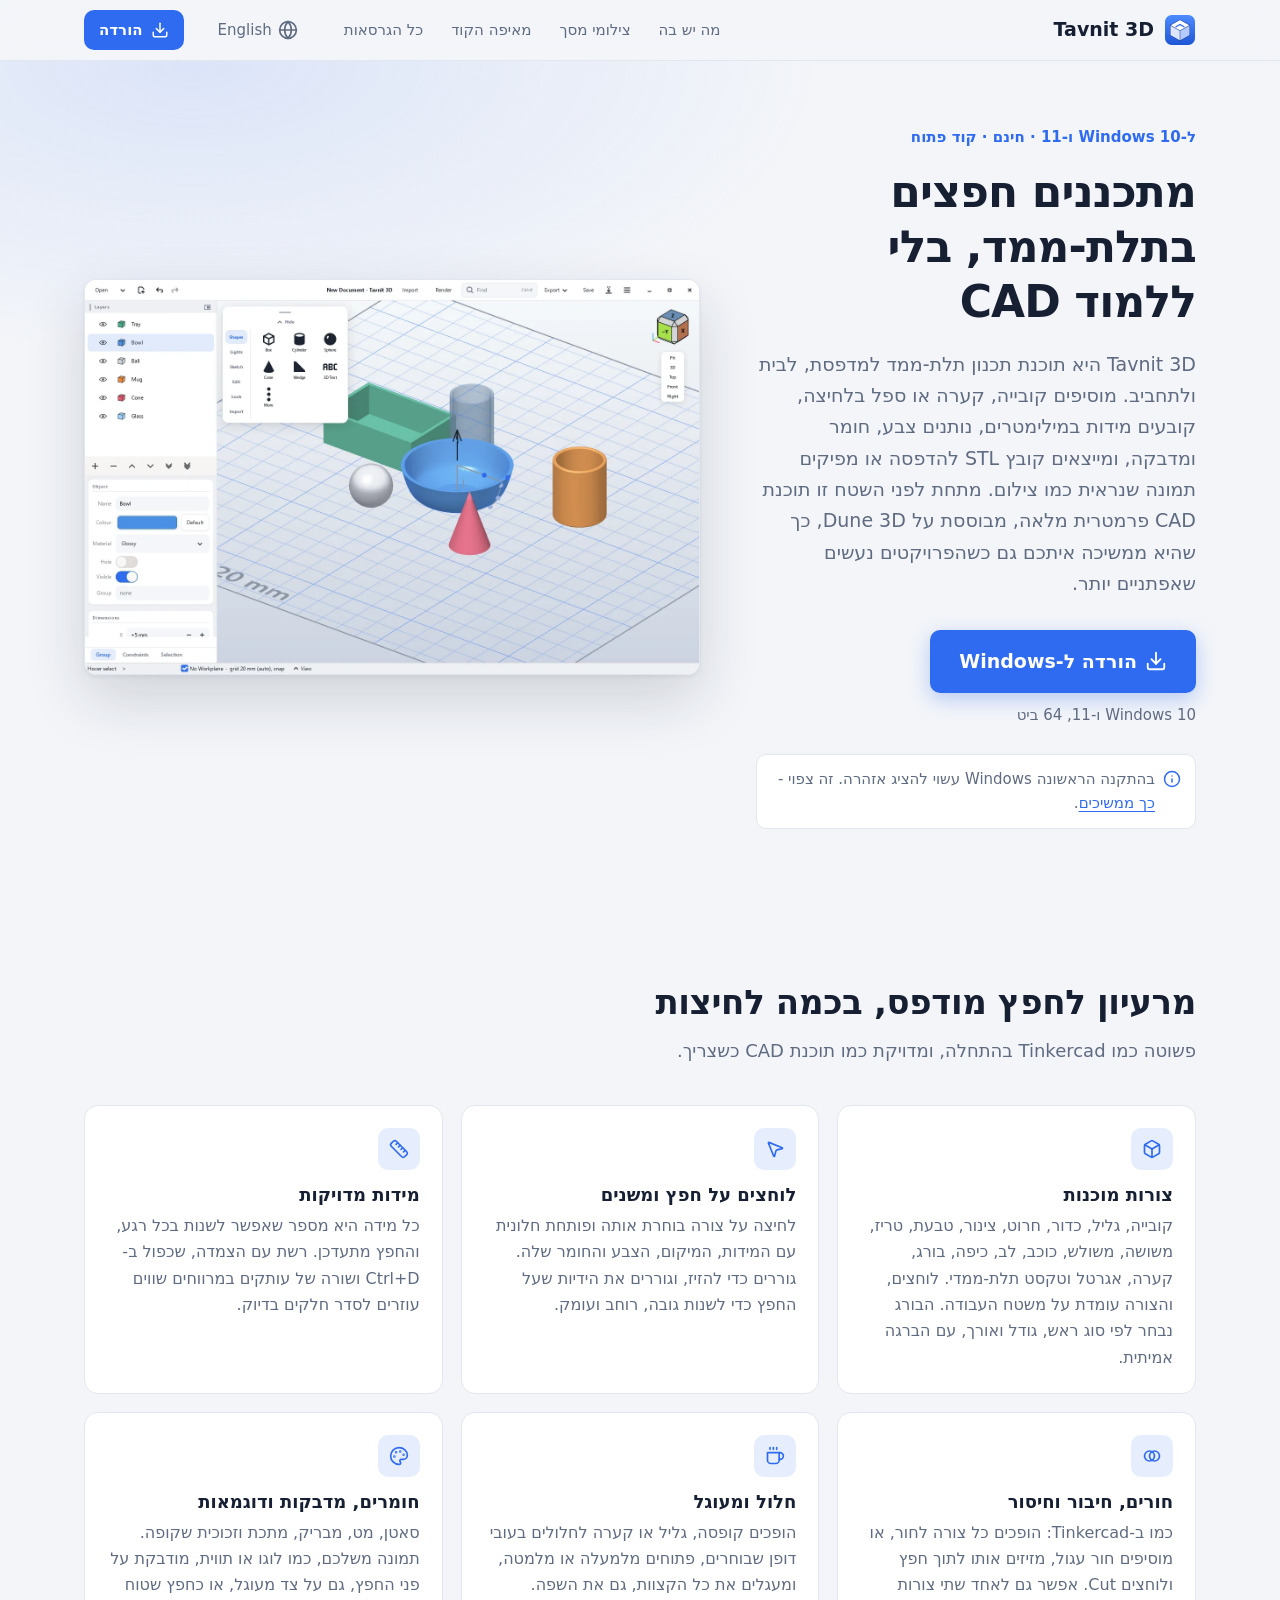
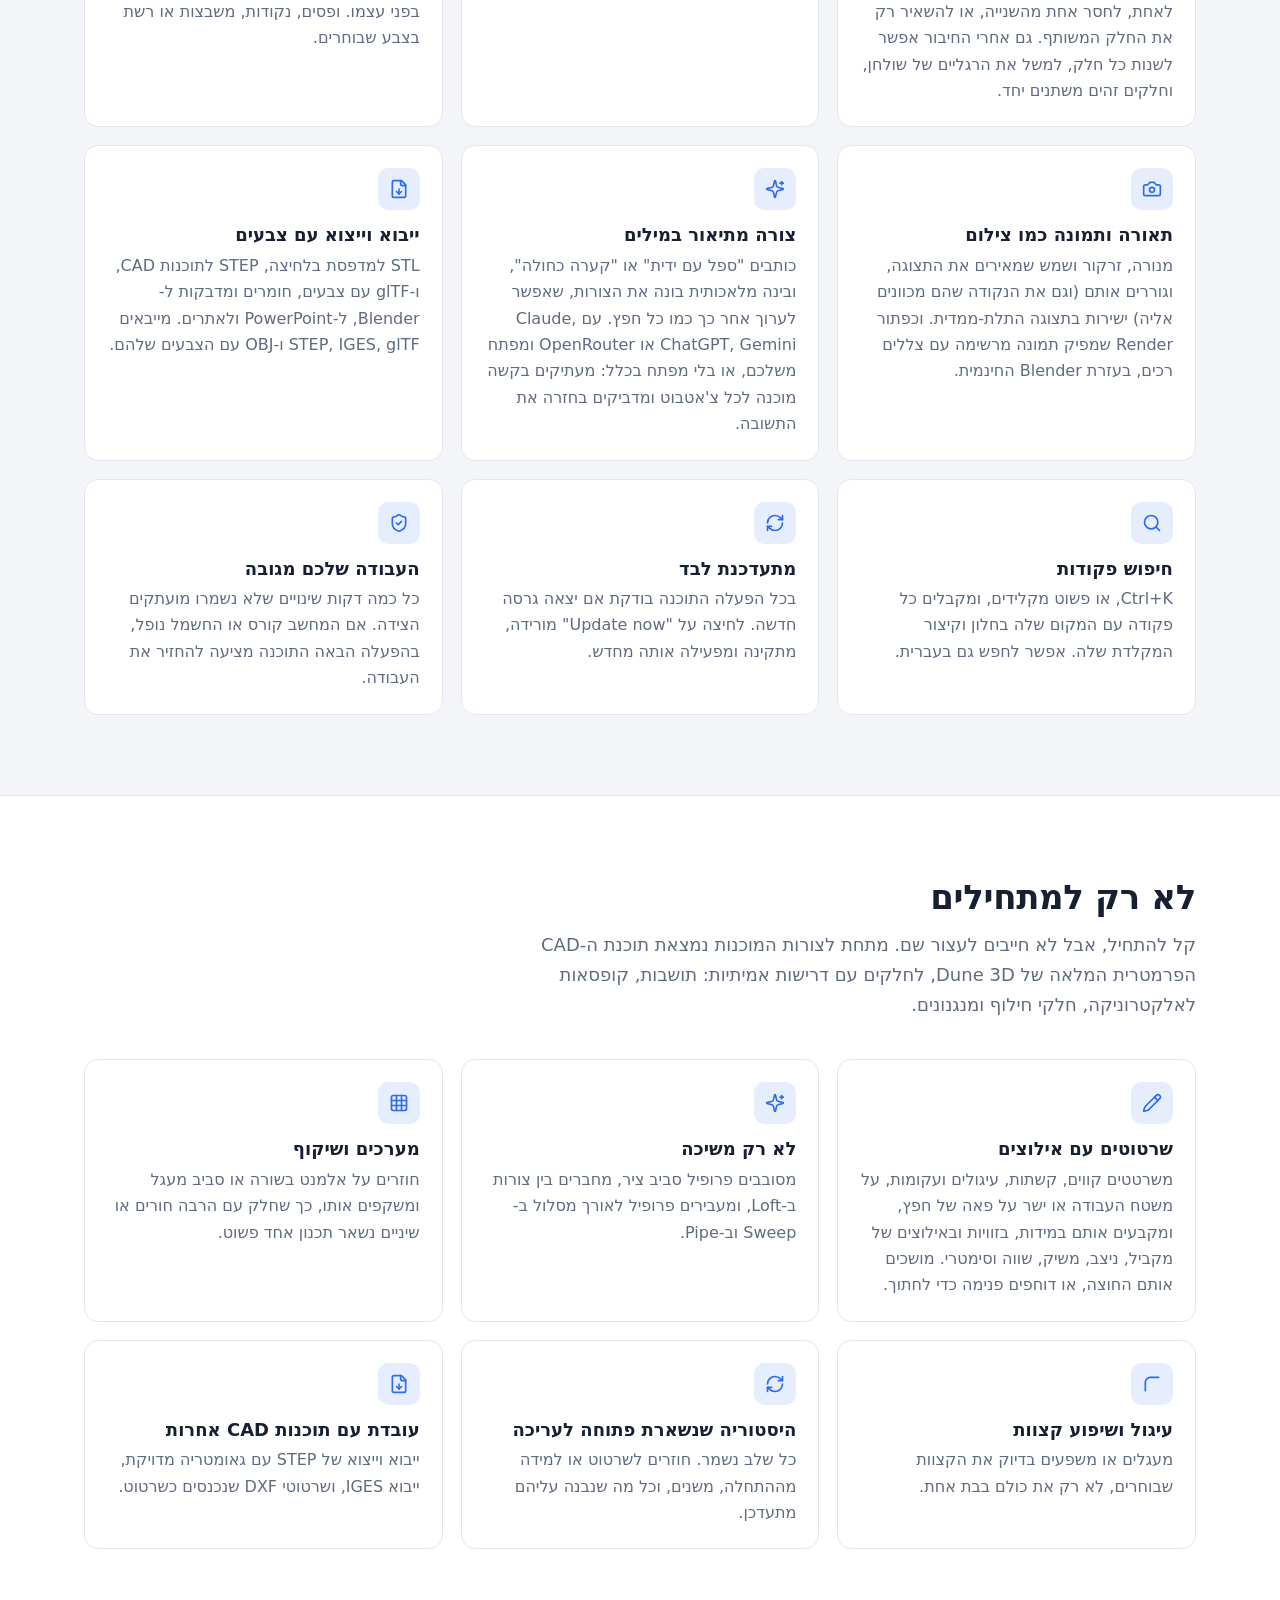
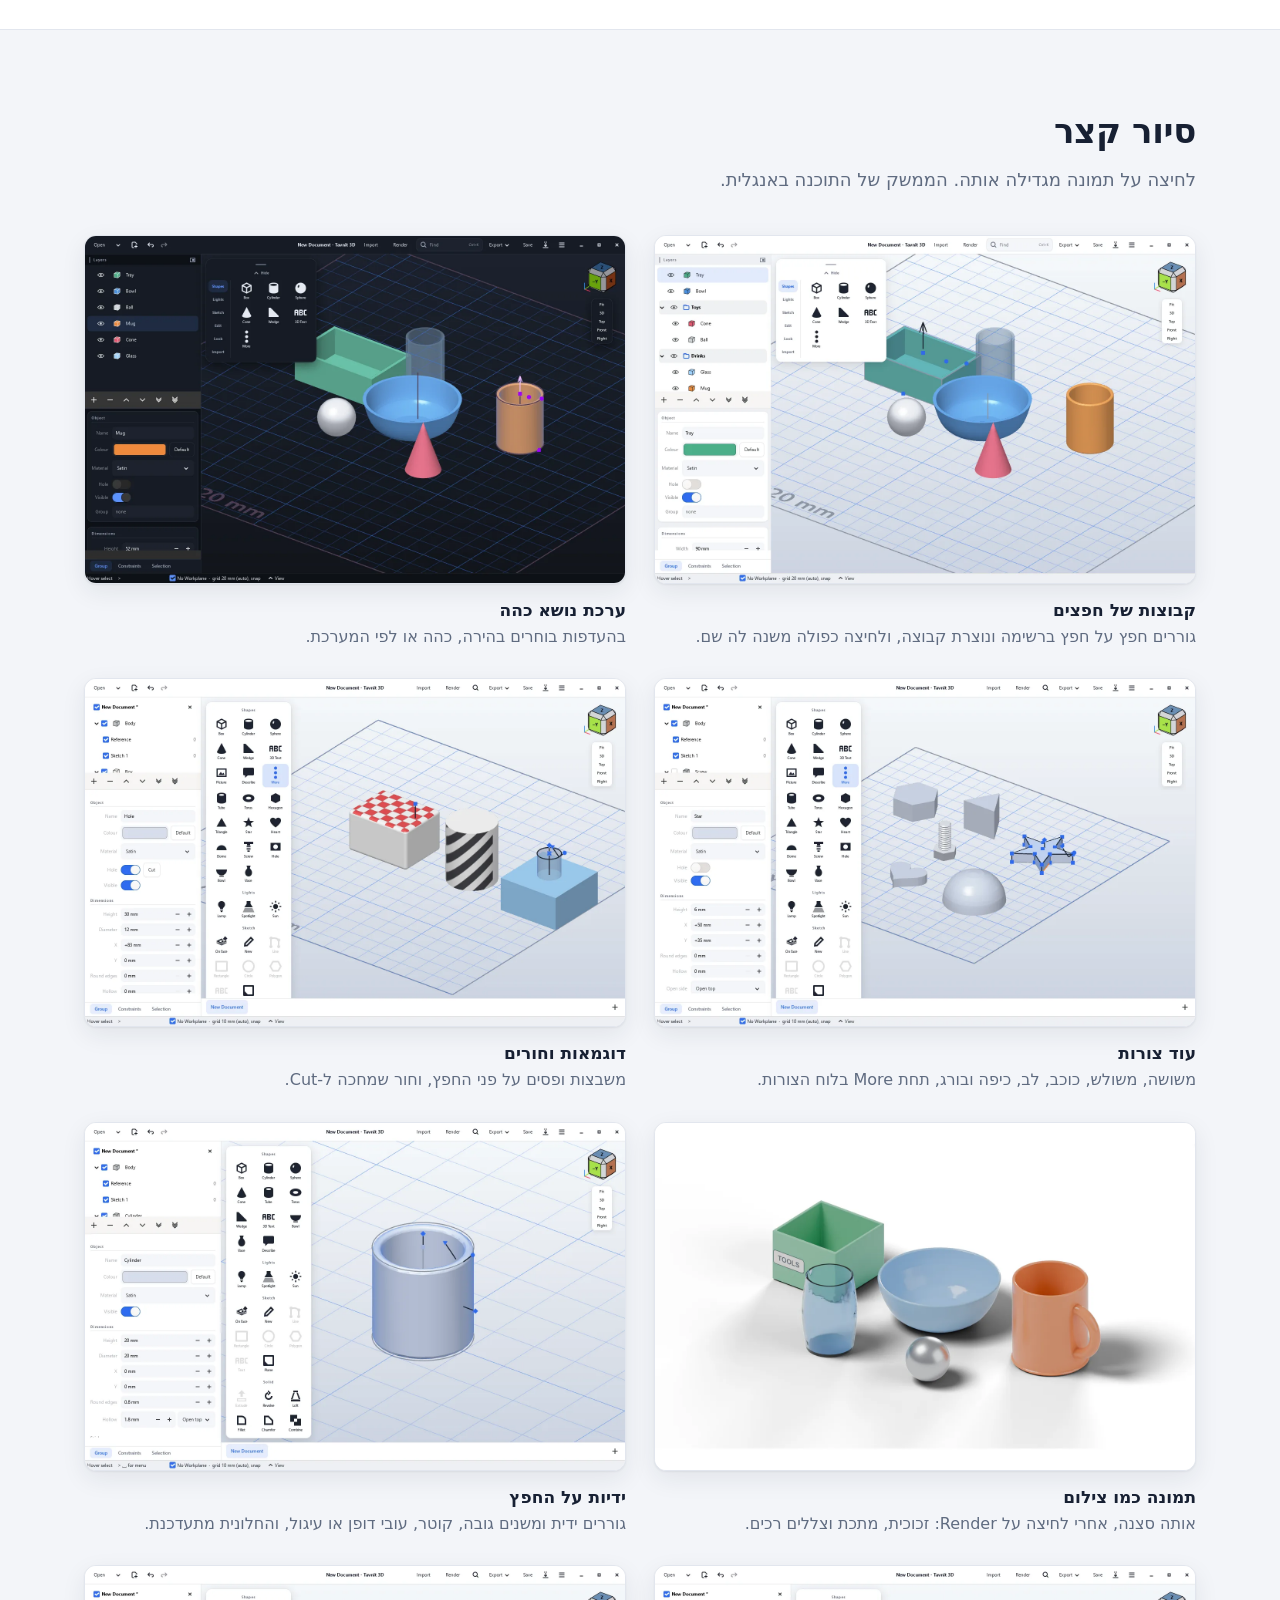
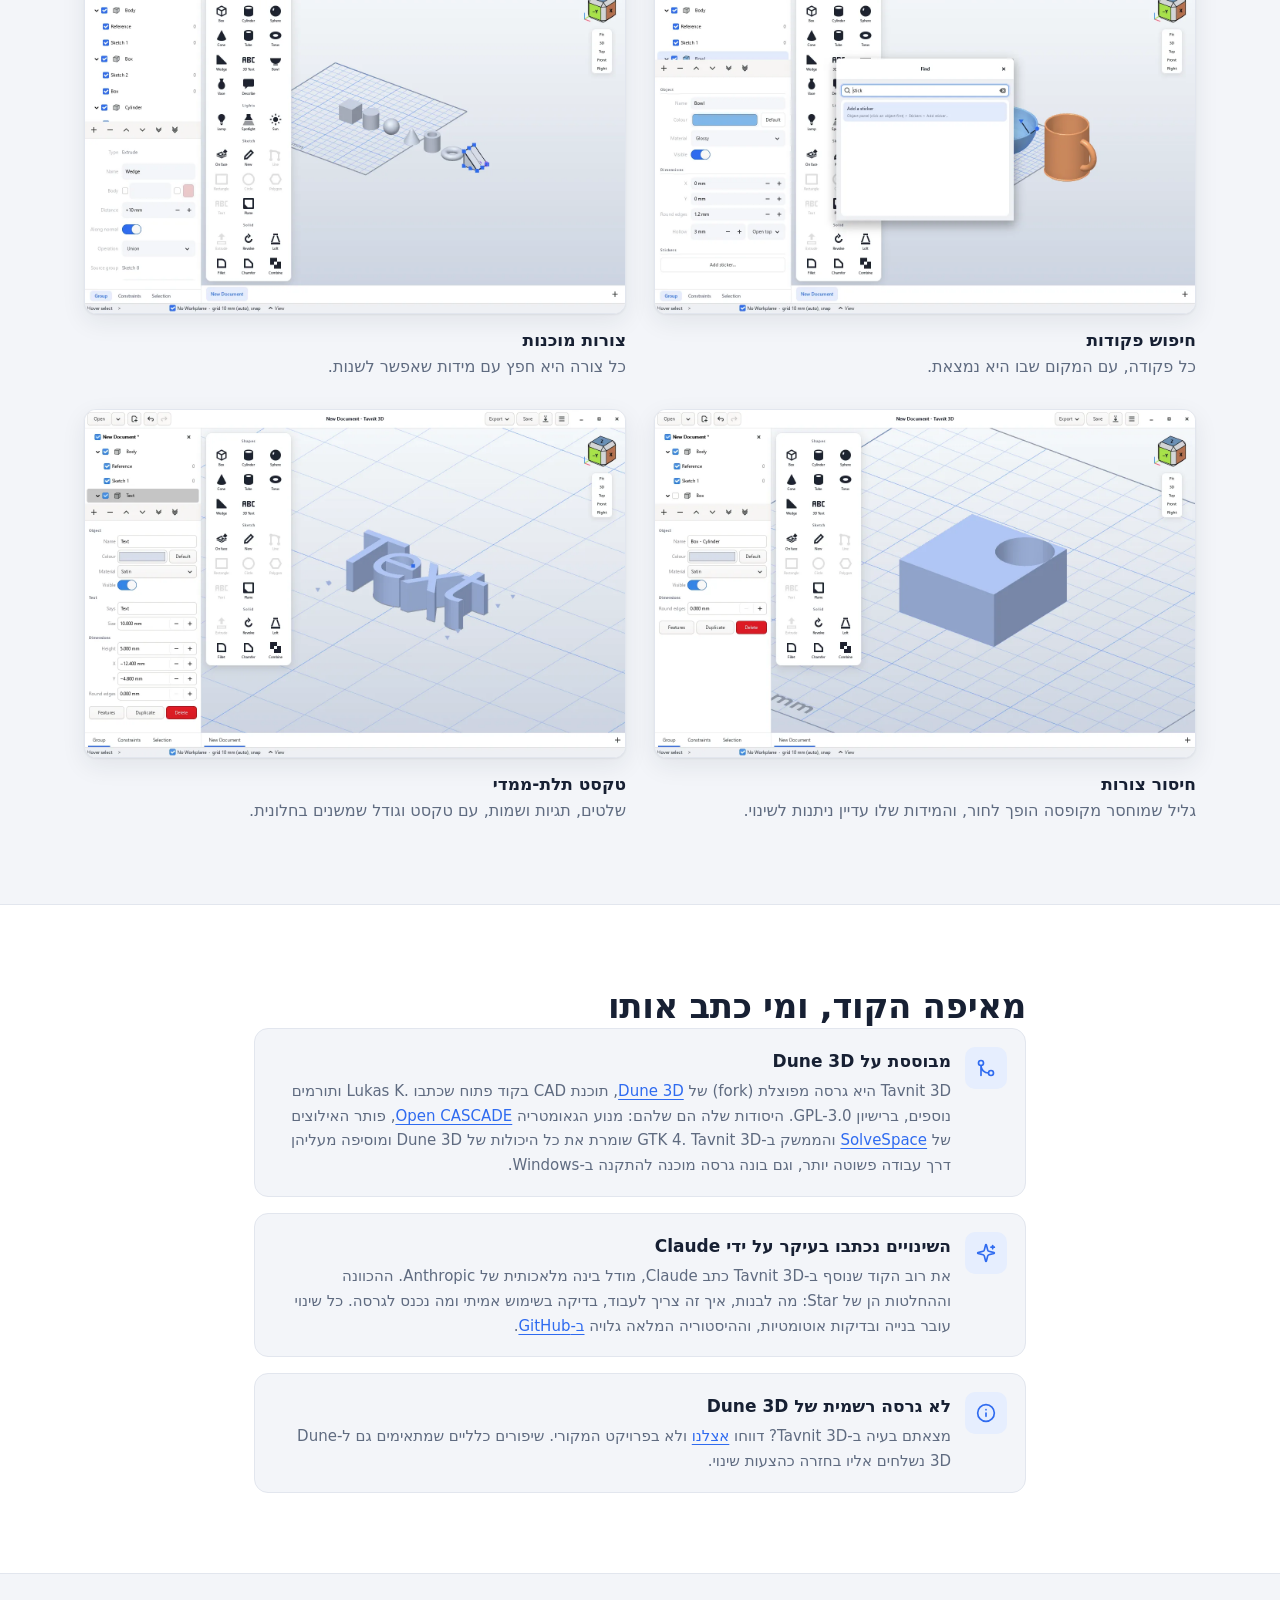
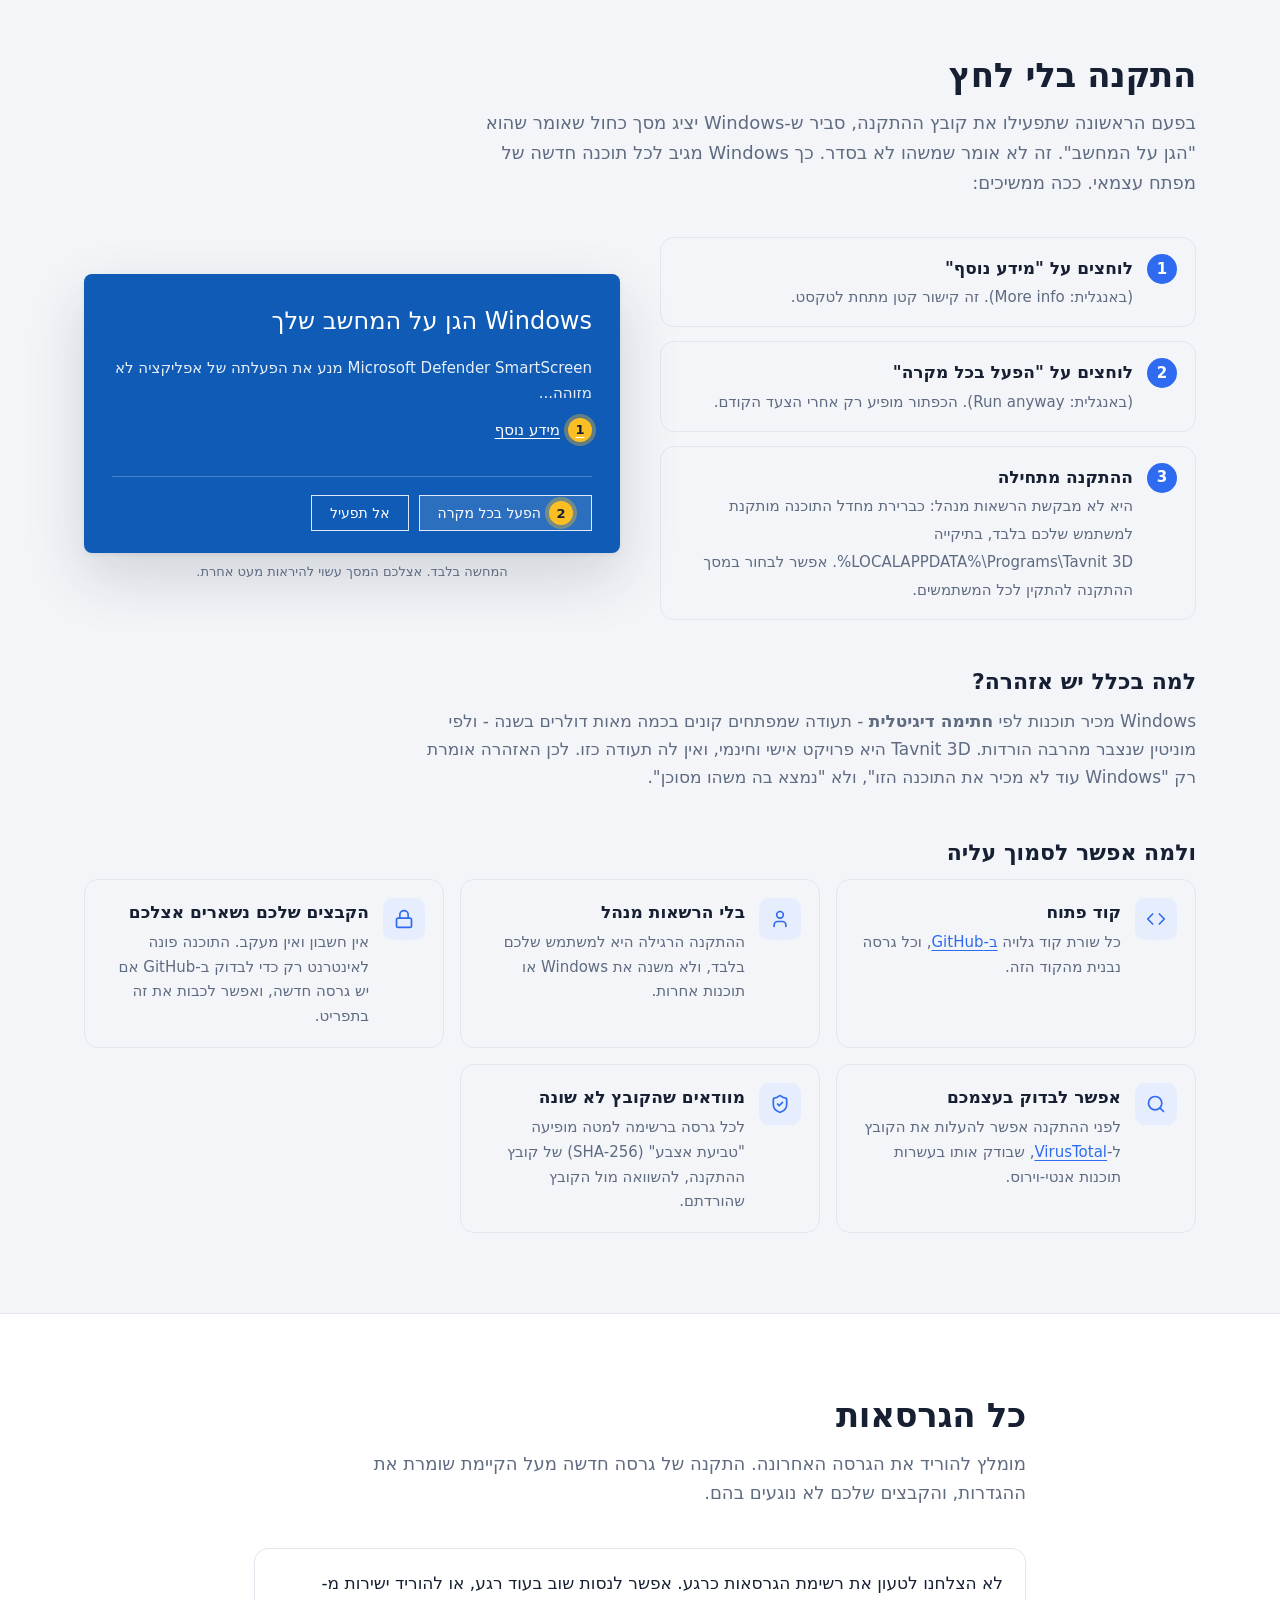
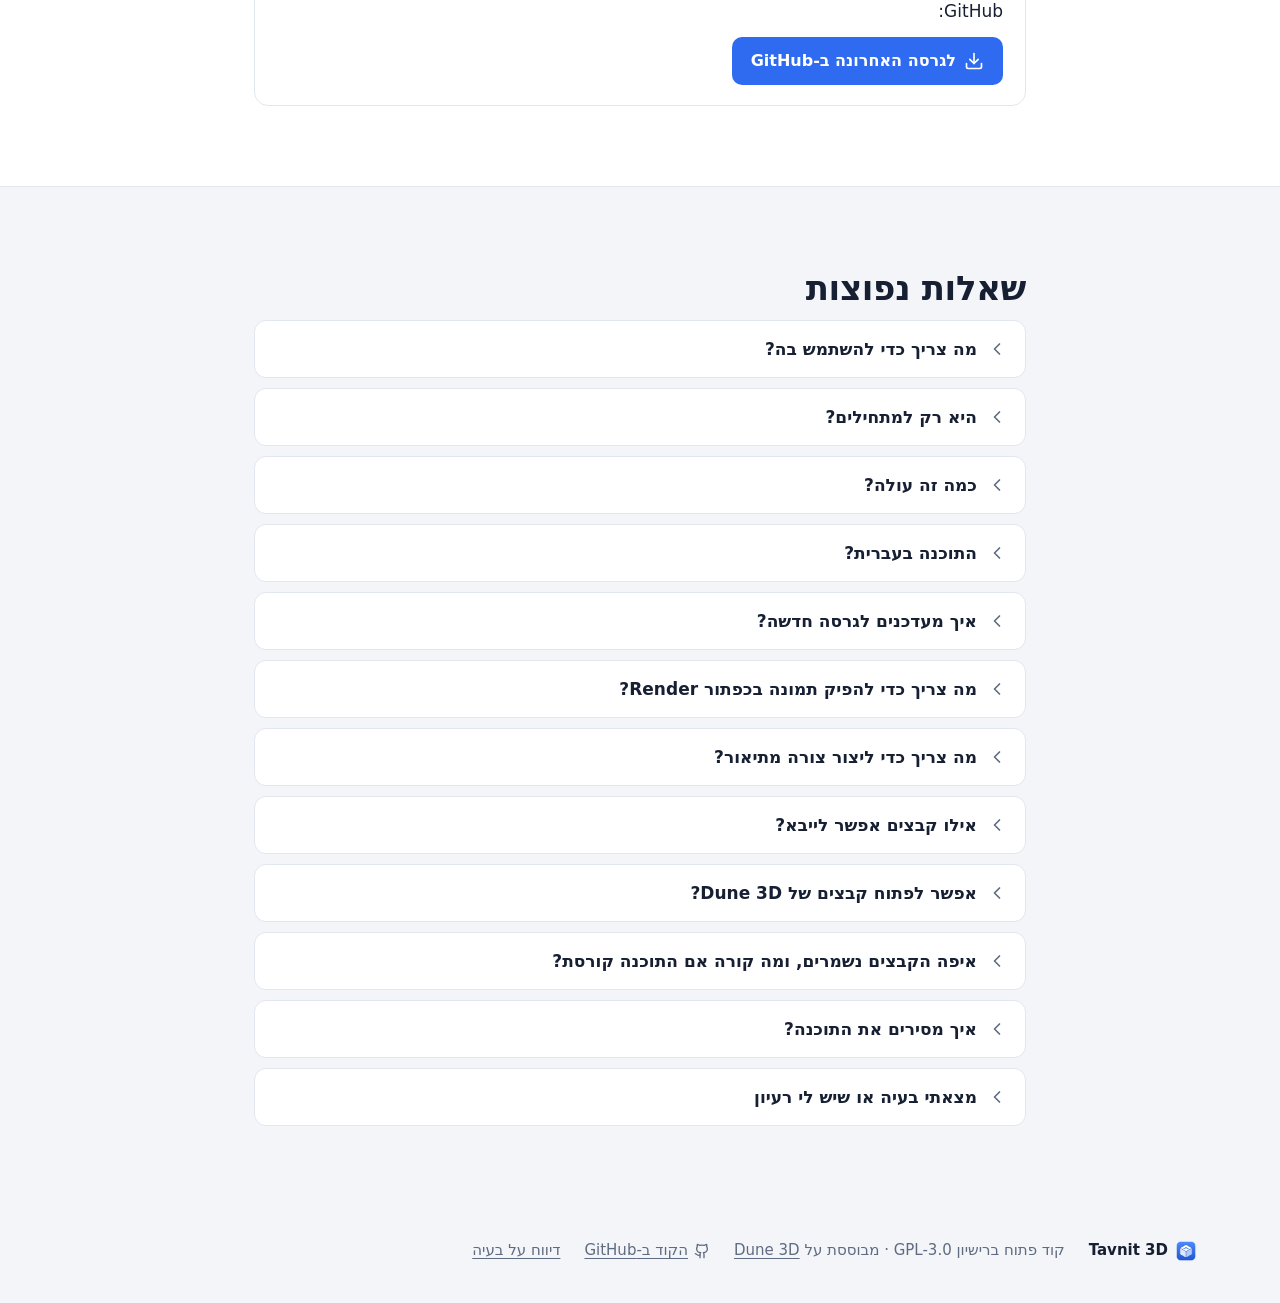
<file: site/index.html>
<!doctype html>
<html lang="he" dir="rtl">
<head>
  <meta charset="utf-8">
  <meta name="viewport" content="width=device-width, initial-scale=1">
  <meta name="color-scheme" content="light dark">
  <title>Tavnit 3D - תכנון תלת-ממד פשוט ל-Windows</title>
  <meta name="description" content="Tavnit 3D היא תוכנת תכנון תלת-ממד (CAD) ל-Windows: צורות מוכנות, מידות מדויקות, חומרים ומדבקות, תאורה ותמונות כמו צילום, וייצוא ל-STL להדפסה. חינם ובקוד פתוח, מבוססת על Dune 3D.">
  <link rel="canonical" href="https://star69995.github.io/tavnit3d/">
  <link rel="alternate" hreflang="he" href="https://star69995.github.io/tavnit3d/">
  <link rel="alternate" hreflang="en" href="https://star69995.github.io/tavnit3d/en/">
  <link rel="alternate" hreflang="x-default" href="https://star69995.github.io/tavnit3d/en/">
  <link rel="icon" type="image/png" href="img/favicon.png">

  <meta property="og:type" content="website">
  <meta property="og:url" content="https://star69995.github.io/tavnit3d/">
  <meta property="og:title" content="Tavnit 3D - תכנון תלת-ממד פשוט ל-Windows">
  <meta property="og:description" content="צורות מוכנות, מידות מדויקות, חומרים, מדבקות ותמונות כמו צילום, וייצוא ל-STL להדפסה בתלת-ממד. חינם ובקוד פתוח, מבוססת על Dune 3D.">
  <meta property="og:image" content="https://star69995.github.io/tavnit3d/img/og.png">
  <meta property="og:image:width" content="1200">
  <meta property="og:image:height" content="630">
  <meta property="og:image:alt" content="דף הבית של Tavnit 3D: כותרת, כפתור הורדה וצילום של התוכנה עם כמה צורות תלת-ממדיות על משטח העבודה">
  <meta property="og:locale" content="he_IL">
  <meta property="og:locale:alternate" content="en_US">
  <meta name="twitter:card" content="summary_large_image">
  <meta name="twitter:title" content="Tavnit 3D - תכנון תלת-ממד פשוט ל-Windows">
  <meta name="twitter:description" content="צורות מוכנות, מידות מדויקות וייצוא ל-STL להדפסה. חינם ובקוד פתוח.">
  <meta name="twitter:image" content="https://star69995.github.io/tavnit3d/img/og.png">

  <link rel="stylesheet" href="style.css">
  <script src="app.js" defer></script>
</head>
<body>
  <!-- Icons (lucide, ISC license) -->
  <svg width="0" height="0" style="position:absolute" aria-hidden="true">
    <defs>
      <symbol id="i-download" viewBox="0 0 24 24"><path d="M21 15v4a2 2 0 0 1-2 2H5a2 2 0 0 1-2-2v-4"/><path d="m7 10 5 5 5-5"/><path d="M12 15V3"/></symbol>
      <symbol id="i-box" viewBox="0 0 24 24"><path d="M21 8a2 2 0 0 0-1-1.73l-7-4a2 2 0 0 0-2 0l-7 4A2 2 0 0 0 3 8v8a2 2 0 0 0 1 1.73l7 4a2 2 0 0 0 2 0l7-4A2 2 0 0 0 21 16Z"/><path d="m3.3 7 8.7 5 8.7-5"/><path d="M12 22V12"/></symbol>
      <symbol id="i-pointer" viewBox="0 0 24 24"><path d="M4.04 4.65a.5.5 0 0 1 .61-.61l16 6.5a.5.5 0 0 1-.06.95l-6.12 1.58a2 2 0 0 0-1.44 1.44l-1.58 6.12a.5.5 0 0 1-.95.06z"/></symbol>
      <symbol id="i-ruler" viewBox="0 0 24 24"><path d="M21.3 15.3a2.4 2.4 0 0 1 0 3.4l-2.6 2.6a2.4 2.4 0 0 1-3.4 0L2.7 8.7a2.41 2.41 0 0 1 0-3.4l2.6-2.6a2.41 2.41 0 0 1 3.4 0Z"/><path d="m14.5 12.5 2-2"/><path d="m11.5 9.5 2-2"/><path d="m8.5 6.5 2-2"/><path d="m17.5 15.5 2-2"/></symbol>
      <symbol id="i-combine" viewBox="0 0 24 24"><circle cx="9" cy="12" r="6"/><circle cx="15" cy="12" r="6"/></symbol>
      <symbol id="i-pen" viewBox="0 0 24 24"><path d="M21.17 6.81a1 1 0 0 0-3.99-3.99L3.84 16.17a2 2 0 0 0-.5.83l-1.32 4.35a.5.5 0 0 0 .62.62l4.35-1.32a2 2 0 0 0 .83-.5z"/><path d="m15 5 4 4"/></symbol>
      <symbol id="i-round" viewBox="0 0 24 24"><path d="M4 20V10a6 6 0 0 1 6-6h10"/></symbol>
      <symbol id="i-grid" viewBox="0 0 24 24"><rect width="18" height="18" x="3" y="3" rx="2"/><path d="M3 9h18"/><path d="M3 15h18"/><path d="M9 3v18"/><path d="M15 3v18"/></symbol>
      <symbol id="i-printer" viewBox="0 0 24 24"><path d="M6 18H4a2 2 0 0 1-2-2v-5a2 2 0 0 1 2-2h16a2 2 0 0 1 2 2v5a2 2 0 0 1-2 2h-2"/><path d="M6 9V3a1 1 0 0 1 1-1h10a1 1 0 0 1 1 1v6"/><rect x="6" y="14" width="12" height="8" rx="1"/></symbol>
      <symbol id="i-refresh" viewBox="0 0 24 24"><path d="M3 12a9 9 0 0 1 9-9 9.75 9.75 0 0 1 6.74 2.74L21 8"/><path d="M21 3v5h-5"/><path d="M21 12a9 9 0 0 1-9 9 9.75 9.75 0 0 1-6.74-2.74L3 16"/><path d="M8 16H3v5"/></symbol>
      <symbol id="i-palette" viewBox="0 0 24 24"><path d="M12 22a1 1 0 0 1 0-20 10 9 0 0 1 10 9 5 5 0 0 1-5 5h-2.25a1.75 1.75 0 0 0-1.4 2.8l.3.4a1.75 1.75 0 0 1-1.4 2.8z"/><circle cx="13.5" cy="6.5" r=".5"/><circle cx="17.5" cy="10.5" r=".5"/><circle cx="6.5" cy="12.5" r=".5"/><circle cx="8.5" cy="7.5" r=".5"/></symbol>
      <symbol id="i-camera" viewBox="0 0 24 24"><path d="M14.5 4h-5L7 7H4a2 2 0 0 0-2 2v9a2 2 0 0 0 2 2h16a2 2 0 0 0 2-2V9a2 2 0 0 0-2-2h-3l-2.5-3z"/><circle cx="12" cy="13" r="3"/></symbol>
      <symbol id="i-cup" viewBox="0 0 24 24"><path d="M17 8h1a4 4 0 1 1 0 8h-1"/><path d="M3 8h14v9a4 4 0 0 1-4 4H7a4 4 0 0 1-4-4Z"/><path d="M6 2v2"/><path d="M10 2v2"/><path d="M14 2v2"/></symbol>
      <symbol id="i-files" viewBox="0 0 24 24"><path d="M15 2H6a2 2 0 0 0-2 2v16a2 2 0 0 0 2 2h12a2 2 0 0 0 2-2V7Z"/><path d="M14 2v4a2 2 0 0 0 2 2h4"/><path d="M12 18v-6"/><path d="m9 15 3 3 3-3"/></symbol>
      <symbol id="i-sparkles" viewBox="0 0 24 24"><path d="M9.94 15.5A2 2 0 0 0 8.5 14.06l-6.13-1.58a.5.5 0 0 1 0-.96L8.5 9.94A2 2 0 0 0 9.94 8.5l1.58-6.13a.5.5 0 0 1 .96 0L14.06 8.5A2 2 0 0 0 15.5 9.94l6.13 1.58a.5.5 0 0 1 0 .96L15.5 14.06a2 2 0 0 0-1.44 1.44l-1.58 6.13a.5.5 0 0 1-.96 0z"/><path d="M20 3v4"/><path d="M22 5h-4"/></symbol>
      <symbol id="i-git" viewBox="0 0 24 24"><circle cx="18" cy="18" r="3"/><circle cx="6" cy="6" r="3"/><path d="M6 21V9a9 9 0 0 0 9 9"/></symbol>
      <symbol id="i-shield" viewBox="0 0 24 24"><path d="M20 13c0 5-3.5 7.5-7.66 8.95a1 1 0 0 1-.67-.01C7.5 20.5 4 18 4 13V6a1 1 0 0 1 1-1c2 0 4.5-1.2 6.24-2.72a1.17 1.17 0 0 1 1.52 0C14.51 3.81 17 5 19 5a1 1 0 0 1 1 1z"/><path d="m9 12 2 2 4-4"/></symbol>
      <symbol id="i-code" viewBox="0 0 24 24"><path d="m16 18 6-6-6-6"/><path d="m8 6-6 6 6 6"/></symbol>
      <symbol id="i-user" viewBox="0 0 24 24"><path d="M19 21v-2a4 4 0 0 0-4-4H9a4 4 0 0 0-4 4v2"/><circle cx="12" cy="7" r="4"/></symbol>
      <symbol id="i-lock" viewBox="0 0 24 24"><rect width="18" height="11" x="3" y="11" rx="2"/><path d="M7 11V7a5 5 0 0 1 10 0v4"/></symbol>
      <symbol id="i-search" viewBox="0 0 24 24"><circle cx="11" cy="11" r="8"/><path d="m21 21-4.3-4.3"/></symbol>
      <symbol id="i-info" viewBox="0 0 24 24"><circle cx="12" cy="12" r="10"/><path d="M12 16v-4"/><path d="M12 8h.01"/></symbol>
      <symbol id="i-external" viewBox="0 0 24 24"><path d="M15 3h6v6"/><path d="M10 14 21 3"/><path d="M18 13v6a2 2 0 0 1-2 2H5a2 2 0 0 1-2-2V8a2 2 0 0 1 2-2h6"/></symbol>
      <symbol id="i-globe" viewBox="0 0 24 24"><circle cx="12" cy="12" r="10"/><path d="M12 2a14.5 14.5 0 0 0 0 20 14.5 14.5 0 0 0 0-20"/><path d="M2 12h20"/></symbol>
      <symbol id="i-x" viewBox="0 0 24 24"><path d="M18 6 6 18"/><path d="m6 6 12 12"/></symbol>
      <symbol id="i-chevron" viewBox="0 0 24 24"><path d="m6 9 6 6 6-6"/></symbol>
      <symbol id="i-github" viewBox="0 0 24 24"><path d="M15 22v-4a4.8 4.8 0 0 0-1-3.5c3 0 6-2 6-5.5.08-1.25-.27-2.48-1-3.5.28-1.15.28-2.35 0-3.5 0 0-1 0-3 1.5-2.64-.5-5.36-.5-8 0C6 2 5 2 5 2c-.3 1.15-.3 2.35 0 3.5A5.403 5.403 0 0 0 4 9c0 3.5 3 5.5 6 5.5-.39.49-.68 1.05-.85 1.65-.17.6-.22 1.23-.15 1.85v4"/><path d="M9 18c-4.51 2-5-2-7-2"/></symbol>
    </defs>
  </svg>

  <header class="topbar">
    <div class="wrap topbar-inner">
      <a class="brand" href="#top" aria-label="Tavnit 3D - לראש הדף">
        <img src="img/icon.png" alt="" width="32" height="32">
        <span>Tavnit 3D</span>
      </a>
      <nav class="topnav" aria-label="ניווט בדף">
        <a href="#features">מה יש בה</a>
        <a href="#tour">צילומי מסך</a>
        <a href="#origin">מאיפה הקוד</a>
        <a href="#versions">כל הגרסאות</a>
      </nav>
      <a class="lang-switch" href="en/" hreflang="en" lang="en" aria-label="English version of this page">
        <svg class="ic"><use href="#i-globe"/></svg><span>English</span>
      </a>
      <a class="btn btn-primary btn-sm" href="#versions" data-latest-link>
        <svg class="ic"><use href="#i-download"/></svg><span>הורדה</span>
      </a>
    </div>
  </header>

  <main id="top">
    <!-- Hero -->
    <section class="hero">
      <div class="wrap hero-grid">
        <div class="hero-text">
          <p class="eyebrow">ל-Windows 10 ו-11 · חינם · קוד פתוח</p>
          <h1>מתכננים חפצים בתלת-ממד, בלי ללמוד CAD</h1>
          <p class="lead">
            Tavnit 3D היא תוכנת תכנון תלת-ממד למדפסת, לבית ולתחביב. מוסיפים קובייה, קערה או ספל בלחיצה,
            קובעים מידות במילימטרים, נותנים צבע, חומר ומדבקה, ומייצאים קובץ STL להדפסה או מפיקים תמונה שנראית כמו צילום.
            מתחת לפני השטח זו תוכנת CAD פרמטרית מלאה, מבוססת על Dune 3D, כך שהיא ממשיכה איתכם גם כשהפרויקטים נעשים שאפתניים יותר.
          </p>
          <div class="cta">
            <a class="btn btn-primary btn-lg" href="https://github.com/Star69995/tavnit3d/releases/latest" data-latest-link id="hero-download">
              <svg class="ic"><use href="#i-download"/></svg>
              <span>הורדה ל-Windows</span>
            </a>
            <p class="cta-meta" id="hero-meta" aria-live="polite">Windows 10 ו-11, 64 ביט</p>
          </div>
          <p class="hero-note">
            <svg class="ic"><use href="#i-info"/></svg>
            <span>בהתקנה הראשונה Windows עשוי להציג אזהרה. זה צפוי - <a href="#safe">כך ממשיכים</a>.</span>
          </p>
        </div>
        <div class="hero-shot">
          <div class="window">
            <img src="img/hero.webp" width="1400" height="900"
                 alt="חלון Tavnit 3D: סרגל קטגוריות ולוח צורות, רשימת חפצים בצד, ועל משטח העבודה מגש ירוק, כוס זכוכית, קערה כחולה מבריקה, כדור מתכת, חרוט אדום וספל כתום. הקערה נבחרת, עם ידיות בגודל, ובחלונית בצד השם, הצבע והחומר שלה">
          </div>
        </div>
      </div>
    </section>

    <!-- Features -->
    <section class="section" id="features">
      <div class="wrap">
        <h2>מרעיון לחפץ מודפס, בכמה לחיצות</h2>
        <p class="section-lead">פשוטה כמו Tinkercad בהתחלה, ומדויקת כמו תוכנת CAD כשצריך.</p>
        <div class="features">
          <article class="feature">
            <span class="feature-ic"><svg class="ic"><use href="#i-box"/></svg></span>
            <h3>צורות מוכנות</h3>
            <p>קובייה, גליל, כדור, חרוט, צינור, טבעת, טריז, משושה, משולש, כוכב, לב, כיפה, בורג, קערה, אגרטל וטקסט תלת-ממדי. לוחצים, והצורה עומדת על משטח העבודה. הבורג נבחר לפי סוג ראש, גודל ואורך, עם הברגה אמיתית.</p>
          </article>
          <article class="feature">
            <span class="feature-ic"><svg class="ic"><use href="#i-pointer"/></svg></span>
            <h3>לוחצים על חפץ ומשנים</h3>
            <p>לחיצה על צורה בוחרת אותה ופותחת חלונית עם המידות, המיקום, הצבע והחומר שלה. גוררים כדי להזיז, וגוררים את הידיות שעל החפץ כדי לשנות גובה, רוחב ועומק.</p>
          </article>
          <article class="feature">
            <span class="feature-ic"><svg class="ic"><use href="#i-ruler"/></svg></span>
            <h3>מידות מדויקות</h3>
            <p>כל מידה היא מספר שאפשר לשנות בכל רגע, והחפץ מתעדכן. רשת עם הצמדה, שכפול ב-Ctrl+D ושורה של עותקים במרווחים שווים עוזרים לסדר חלקים בדיוק.</p>
          </article>
          <article class="feature">
            <span class="feature-ic"><svg class="ic"><use href="#i-combine"/></svg></span>
            <h3>חורים, חיבור וחיסור</h3>
            <p>כמו ב-Tinkercad: הופכים כל צורה לחור, או מוסיפים חור עגול, מזיזים אותו לתוך חפץ ולוחצים Cut. אפשר גם לאחד שתי צורות לאחת, לחסר אחת מהשנייה, או להשאיר רק את החלק המשותף. גם אחרי החיבור אפשר לשנות כל חלק, למשל את הרגליים של שולחן, וחלקים זהים משתנים יחד.</p>
          </article>
          <article class="feature">
            <span class="feature-ic"><svg class="ic"><use href="#i-cup"/></svg></span>
            <h3>חלול ומעוגל</h3>
            <p>הופכים קופסה, גליל או קערה לחלולים בעובי דופן שבוחרים, פתוחים מלמעלה או מלמטה, ומעגלים את כל הקצוות, גם את השפה.</p>
          </article>
          <article class="feature">
            <span class="feature-ic"><svg class="ic"><use href="#i-palette"/></svg></span>
            <h3>חומרים, מדבקות ודוגמאות</h3>
            <p>סאטן, מט, מבריק, מתכת וזכוכית שקופה. תמונה משלכם, כמו לוגו או תווית, מודבקת על פני החפץ, גם על צד מעוגל, או כחפץ שטוח בפני עצמו. ופסים, נקודות, משבצות או רשת בצבע שבוחרים.</p>
          </article>
          <article class="feature">
            <span class="feature-ic"><svg class="ic"><use href="#i-camera"/></svg></span>
            <h3>תאורה ותמונה כמו צילום</h3>
            <p>מנורה, זרקור ושמש שמאירים את התצוגה, וגוררים אותם (וגם את הנקודה שהם מכוונים אליה) ישירות בתצוגה התלת-ממדית. וכפתור Render שמפיק תמונה מרשימה עם צללים רכים, בעזרת Blender החינמית.</p>
          </article>
          <article class="feature">
            <span class="feature-ic"><svg class="ic"><use href="#i-sparkles"/></svg></span>
            <h3>צורה מתיאור במילים</h3>
            <p>כותבים "ספל עם ידית" או "קערה כחולה", ובינה מלאכותית בונה את הצורות, שאפשר לערוך אחר כך כמו כל חפץ. עם Claude, ChatGPT, Gemini או OpenRouter ומפתח משלכם, או בלי מפתח בכלל: מעתיקים בקשה מוכנה לכל צ'אטבוט ומדביקים בחזרה את התשובה.</p>
          </article>
          <article class="feature">
            <span class="feature-ic"><svg class="ic"><use href="#i-files"/></svg></span>
            <h3>ייבוא וייצוא עם צבעים</h3>
            <p>STL למדפסת בלחיצה, STEP לתוכנות CAD, ו-glTF עם צבעים, חומרים ומדבקות ל-Blender, ל-PowerPoint ולאתרים. מייבאים STEP, IGES, glTF ו-OBJ עם הצבעים שלהם.</p>
          </article>
          <article class="feature">
            <span class="feature-ic"><svg class="ic"><use href="#i-search"/></svg></span>
            <h3>חיפוש פקודות</h3>
            <p>Ctrl+K, או פשוט מקלידים, ומקבלים כל פקודה עם המקום שלה בחלון וקיצור המקלדת שלה. אפשר לחפש גם בעברית.</p>
          </article>
          <article class="feature">
            <span class="feature-ic"><svg class="ic"><use href="#i-refresh"/></svg></span>
            <h3>מתעדכנת לבד</h3>
            <p>בכל הפעלה התוכנה בודקת אם יצאה גרסה חדשה. לחיצה על "Update now" מורידה, מתקינה ומפעילה אותה מחדש.</p>
          </article>
          <article class="feature">
            <span class="feature-ic"><svg class="ic"><use href="#i-shield"/></svg></span>
            <h3>העבודה שלכם מגובה</h3>
            <p>כל כמה דקות שינויים שלא נשמרו מועתקים הצידה. אם המחשב קורס או החשמל נופל, בהפעלה הבאה התוכנה מציעה להחזיר את העבודה.</p>
          </article>
        </div>
      </div>
    </section>

    <!-- Not just for beginners -->
    <section class="section section-alt" id="advanced">
      <div class="wrap">
        <h2>לא רק למתחילים</h2>
        <p class="section-lead">
          קל להתחיל, אבל לא חייבים לעצור שם. מתחת לצורות המוכנות נמצאת תוכנת ה-CAD הפרמטרית המלאה של Dune 3D,
          לחלקים עם דרישות אמיתיות: תושבות, קופסאות לאלקטרוניקה, חלקי חילוף ומנגנונים.
        </p>
        <div class="features">
          <article class="feature">
            <span class="feature-ic"><svg class="ic"><use href="#i-pen"/></svg></span>
            <h3>שרטוטים עם אילוצים</h3>
            <p>משרטטים קווים, קשתות, עיגולים ועקומות, על משטח העבודה או ישר על פאה של חפץ, ומקבעים אותם במידות, בזוויות ובאילוצים של מקביל, ניצב, משיק, שווה וסימטרי. מושכים אותם החוצה, או דוחפים פנימה כדי לחתוך.</p>
          </article>
          <article class="feature">
            <span class="feature-ic"><svg class="ic"><use href="#i-sparkles"/></svg></span>
            <h3>לא רק משיכה</h3>
            <p>מסובבים פרופיל סביב ציר, מחברים בין צורות ב-Loft, ומעבירים פרופיל לאורך מסלול ב-Sweep וב-Pipe.</p>
          </article>
          <article class="feature">
            <span class="feature-ic"><svg class="ic"><use href="#i-grid"/></svg></span>
            <h3>מערכים ושיקוף</h3>
            <p>חוזרים על אלמנט בשורה או סביב מעגל ומשקפים אותו, כך שחלק עם הרבה חורים או שיניים נשאר תכנון אחד פשוט.</p>
          </article>
          <article class="feature">
            <span class="feature-ic"><svg class="ic"><use href="#i-round"/></svg></span>
            <h3>עיגול ושיפוע קצוות</h3>
            <p>מעגלים או משפעים בדיוק את הקצוות שבוחרים, לא רק את כולם בבת אחת.</p>
          </article>
          <article class="feature">
            <span class="feature-ic"><svg class="ic"><use href="#i-refresh"/></svg></span>
            <h3>היסטוריה שנשארת פתוחה לעריכה</h3>
            <p>כל שלב נשמר. חוזרים לשרטוט או למידה מההתחלה, משנים, וכל מה שנבנה עליהם מתעדכן.</p>
          </article>
          <article class="feature">
            <span class="feature-ic"><svg class="ic"><use href="#i-files"/></svg></span>
            <h3>עובדת עם תוכנות CAD אחרות</h3>
            <p>ייבוא וייצוא של STEP עם גאומטריה מדויקת, ייבוא IGES, ושרטוטי DXF שנכנסים כשרטוט.</p>
          </article>
        </div>
      </div>
    </section>

    <!-- Screenshot tour -->
    <section class="section" id="tour">
      <div class="wrap">
        <h2>סיור קצר</h2>
        <p class="section-lead">לחיצה על תמונה מגדילה אותה. הממשק של התוכנה באנגלית.</p>
        <div class="gallery">
          <figure class="shot">
            <button type="button" class="shot-btn" data-full="img/groups.webp" aria-label="הגדלת התמונה: קבוצות של חפצים">
              <img src="img/groups.webp" width="1400" height="900" loading="lazy"
                   alt="רשימת החפצים עם שתי קבוצות, Toys ו-Drinks, שכל אחת מכילה שני חפצים, והמגש נבחר עם ידיות וחלונית מידות">
            </button>
            <figcaption><strong>קבוצות של חפצים</strong>גוררים חפץ על חפץ ברשימה ונוצרת קבוצה, ולחיצה כפולה משנה לה שם.</figcaption>
          </figure>
          <figure class="shot">
            <button type="button" class="shot-btn" data-full="img/dark.webp" aria-label="הגדלת התמונה: ערכת נושא כהה">
              <img src="img/dark.webp" width="1400" height="900" loading="lazy"
                   alt="התוכנה בערכת הנושא הכהה: רקע כהה לחלון ולמשטח העבודה, והספל הכתום נבחר עם ידיות בחלונית">
            </button>
            <figcaption><strong>ערכת נושא כהה</strong>בהעדפות בוחרים בהירה, כהה או לפי המערכת.</figcaption>
          </figure>
          <figure class="shot">
            <button type="button" class="shot-btn" data-full="img/more-shapes.webp" aria-label="הגדלת התמונה: עוד צורות מוכנות">
              <img src="img/more-shapes.webp" width="1400" height="900" loading="lazy"
                   alt="לוח הצורות פתוח על More, ועל משטח העבודה משושה, מנסרה משולשת, בורג, כוכב, לב וכיפה מבריקה. הכוכב נבחר, ובחלונית הגובה והמיקום שלו ב-X וב-Y">
            </button>
            <figcaption><strong>עוד צורות</strong>משושה, משולש, כוכב, לב, כיפה ובורג, תחת More בלוח הצורות.</figcaption>
          </figure>
          <figure class="shot">
            <button type="button" class="shot-btn" data-full="img/patterns-holes.webp" aria-label="הגדלת התמונה: דוגמאות וחורים">
              <img src="img/patterns-holes.webp" width="1400" height="900" loading="lazy"
                   alt="קופסה עם משבצות אדומות ולבנות למעלה, גליל עם פסים כהים באלכסון, וקובייה כחולה שבתוכה עומד חור עגול שקוף. החור נבחר, ובחלונית המתג Hole והכפתור Cut">
            </button>
            <figcaption><strong>דוגמאות וחורים</strong>משבצות ופסים על פני החפץ, וחור שמחכה ל-Cut.</figcaption>
          </figure>
          <figure class="shot">
            <button type="button" class="shot-btn" data-full="img/render.webp" aria-label="הגדלת התמונה: תמונה שהופקה בכפתור Render">
              <img src="img/render.webp" width="1400" height="900" loading="lazy"
                   alt="תמונה שהופקה מהחפצים שבחלון: קופסה ירוקה עם תווית TOOLS, כוס זכוכית שקופה, קערה כחולה מבריקה, כדור מתכת וספל כתום עם ידית, עם צללים רכים על רקע לבן">
            </button>
            <figcaption><strong>תמונה כמו צילום</strong>אותה סצנה, אחרי לחיצה על Render: זכוכית, מתכת וצללים רכים.</figcaption>
          </figure>
          <figure class="shot">
            <button type="button" class="shot-btn" data-full="img/handles.webp" aria-label="הגדלת התמונה: ידיות על החפץ">
              <img src="img/handles.webp" width="1400" height="900" loading="lazy"
                   alt="גליל שהפך לכוס חלולה עם שפה מעוגלת, ועליו ידיות לגובה, לקוטר, לעובי הדופן ולעיגול הקצוות">
            </button>
            <figcaption><strong>ידיות על החפץ</strong>גוררים ידית ומשנים גובה, קוטר, עובי דופן או עיגול, והחלונית מתעדכנת.</figcaption>
          </figure>
          <figure class="shot">
            <button type="button" class="shot-btn" data-full="img/find.webp" aria-label="הגדלת התמונה: חיפוש פקודות">
              <img src="img/find.webp" width="1400" height="900" loading="lazy"
                   alt="חלון החיפוש מעל התוכנה: הוקלד stick, והתוצאה Add a sticker עם המקום שלה, בחלונית החפץ תחת Stickers">
            </button>
            <figcaption><strong>חיפוש פקודות</strong>כל פקודה, עם המקום שבו היא נמצאת.</figcaption>
          </figure>
          <figure class="shot">
            <button type="button" class="shot-btn" data-full="img/shapes.webp" aria-label="הגדלת התמונה: צורות מוכנות">
              <img src="img/shapes.webp" width="1400" height="900" loading="lazy"
                   alt="שורה של צורות מוכנות על משטח העבודה: קובייה, גליל, כדור, חרוט, צינור, טבעת וטריז נבחר עם המידות שלו בחלונית">
            </button>
            <figcaption><strong>צורות מוכנות</strong>כל צורה היא חפץ עם מידות שאפשר לשנות.</figcaption>
          </figure>
          <figure class="shot">
            <button type="button" class="shot-btn" data-full="img/subtract.webp" aria-label="הגדלת התמונה: חיסור צורות">
              <img src="img/subtract.webp" width="1400" height="900" loading="lazy"
                   alt="קופסה עם חור עגול בפינה, שנוצר מחיסור של גליל">
            </button>
            <figcaption><strong>חיסור צורות</strong>גליל שמוחסר מקופסה הופך לחור, והמידות שלו עדיין ניתנות לשינוי.</figcaption>
          </figure>
          <figure class="shot">
            <button type="button" class="shot-btn" data-full="img/text.webp" aria-label="הגדלת התמונה: טקסט תלת-ממדי">
              <img src="img/text.webp" width="1400" height="900" loading="lazy"
                   alt="המילה Text כחפץ תלת-ממדי על משטח העבודה, ובחלונית שדות לטקסט, לגודל ולגובה">
            </button>
            <figcaption><strong>טקסט תלת-ממדי</strong>שלטים, תגיות ושמות, עם טקסט וגודל שמשנים בחלונית.</figcaption>
          </figure>
        </div>
      </div>
    </section>

    <!-- Where the code comes from -->
    <section class="section section-alt" id="origin">
      <div class="wrap narrow">
        <h2>מאיפה הקוד, ומי כתב אותו</h2>
        <div class="trust trust-list">
          <div class="trust-item">
            <span class="trust-ic"><svg class="ic"><use href="#i-git"/></svg></span>
            <div>
              <strong>מבוססת על Dune 3D</strong>
              <p>
                Tavnit 3D היא גרסה מפוצלת (fork) של <a href="https://dune3d.org/">Dune 3D</a>, תוכנת CAD בקוד פתוח
                שכתבו <bdi>Lukas K.</bdi> ותורמים נוספים, ברישיון GPL-3.0. היסודות שלה הם שלהם: מנוע הגאומטריה
                <a href="https://dev.opencascade.org/">Open CASCADE</a>, פותר האילוצים של
                <a href="https://solvespace.com/">SolveSpace</a> והממשק ב-GTK 4.
                Tavnit 3D שומרת את כל היכולות של Dune 3D ומוסיפה מעליהן דרך עבודה פשוטה יותר, וגם בונה גרסה מוכנה להתקנה ב-Windows.
              </p>
            </div>
          </div>
          <div class="trust-item">
            <span class="trust-ic"><svg class="ic"><use href="#i-sparkles"/></svg></span>
            <div>
              <strong>השינויים נכתבו בעיקר על ידי Claude</strong>
              <p>
                את רוב הקוד שנוסף ב-Tavnit 3D כתב Claude, מודל בינה מלאכותית של Anthropic. ההכוונה וההחלטות הן של Star:
                מה לבנות, איך זה צריך לעבוד, בדיקה בשימוש אמיתי ומה נכנס לגרסה. כל שינוי עובר בנייה ובדיקות
                אוטומטיות, וההיסטוריה המלאה גלויה <a href="https://github.com/Star69995/tavnit3d/commits/studio">ב-GitHub</a>.
              </p>
            </div>
          </div>
          <div class="trust-item">
            <span class="trust-ic"><svg class="ic"><use href="#i-info"/></svg></span>
            <div>
              <strong>לא גרסה רשמית של Dune 3D</strong>
              <p>
                מצאתם בעיה ב-Tavnit 3D? דווחו <a href="https://github.com/Star69995/tavnit3d/issues">אצלנו</a> ולא בפרויקט המקורי.
                שיפורים כלליים שמתאימים גם ל-Dune 3D נשלחים אליו בחזרה כהצעות שינוי.
              </p>
            </div>
          </div>
        </div>
      </div>
    </section>

    <!-- Safe install -->
    <section class="section" id="safe">
      <div class="wrap">
        <h2>התקנה בלי לחץ</h2>
        <p class="section-lead">
          בפעם הראשונה שתפעילו את קובץ ההתקנה, סביר ש-Windows יציג מסך כחול שאומר שהוא "הגן על המחשב".
          זה לא אומר שמשהו לא בסדר. כך Windows מגיב לכל תוכנה חדשה של מפתח עצמאי. ככה ממשיכים:
        </p>

        <div class="steps-grid">
          <ol class="steps">
            <li>
              <span class="step-num">1</span>
              <div>
                <strong>לוחצים על "מידע נוסף"</strong>
                <span class="muted">(באנגלית: More info). זה קישור קטן מתחת לטקסט.</span>
              </div>
            </li>
            <li>
              <span class="step-num">2</span>
              <div>
                <strong>לוחצים על "הפעל בכל מקרה"</strong>
                <span class="muted">(באנגלית: Run anyway). הכפתור מופיע רק אחרי הצעד הקודם.</span>
              </div>
            </li>
            <li>
              <span class="step-num">3</span>
              <div>
                <strong>ההתקנה מתחילה</strong>
                <span class="muted">היא לא מבקשת הרשאות מנהל: כברירת מחדל התוכנה מותקנת למשתמש שלכם בלבד, בתיקייה <bdi dir="ltr">%LOCALAPPDATA%\Programs\Tavnit 3D</bdi>. אפשר לבחור במסך ההתקנה להתקין לכל המשתמשים.</span>
              </div>
            </li>
          </ol>

          <figure class="smartscreen-figure">
            <div class="smartscreen" aria-hidden="true">
              <div class="ss-title">Windows הגן על המחשב שלך</div>
              <p class="ss-text">Microsoft Defender SmartScreen מנע את הפעלתה של אפליקציה לא מזוהה...</p>
              <span class="ss-link"><span class="ss-badge">1</span>מידע נוסף</span>
              <div class="ss-buttons">
                <span class="ss-btn ss-btn-run"><span class="ss-badge">2</span>הפעל בכל מקרה</span>
                <span class="ss-btn">אל תפעיל</span>
              </div>
            </div>
            <figcaption>המחשה בלבד. אצלכם המסך עשוי להיראות מעט אחרת.</figcaption>
          </figure>
        </div>

        <h3 class="sub-h">למה בכלל יש אזהרה?</h3>
        <p class="prose">
          Windows מכיר תוכנות לפי <strong>חתימה דיגיטלית</strong> - תעודה שמפתחים קונים בכמה מאות דולרים בשנה - ולפי מוניטין שנצבר מהרבה הורדות.
          Tavnit 3D היא פרויקט אישי וחינמי, ואין לה תעודה כזו. לכן האזהרה אומרת רק "Windows עוד לא מכיר את התוכנה הזו", ולא "נמצא בה משהו מסוכן".
        </p>

        <h3 class="sub-h">ולמה אפשר לסמוך עליה</h3>
        <div class="trust">
          <div class="trust-item">
            <span class="trust-ic"><svg class="ic"><use href="#i-code"/></svg></span>
            <div><strong>קוד פתוח</strong><p>כל שורת קוד גלויה <a href="https://github.com/Star69995/tavnit3d">ב-GitHub</a>, וכל גרסה נבנית מהקוד הזה.</p></div>
          </div>
          <div class="trust-item">
            <span class="trust-ic"><svg class="ic"><use href="#i-user"/></svg></span>
            <div><strong>בלי הרשאות מנהל</strong><p>ההתקנה הרגילה היא למשתמש שלכם בלבד, ולא משנה את Windows או תוכנות אחרות.</p></div>
          </div>
          <div class="trust-item">
            <span class="trust-ic"><svg class="ic"><use href="#i-lock"/></svg></span>
            <div><strong>הקבצים שלכם נשארים אצלכם</strong><p>אין חשבון ואין מעקב. התוכנה פונה לאינטרנט רק כדי לבדוק ב-GitHub אם יש גרסה חדשה, ואפשר לכבות את זה בתפריט.</p></div>
          </div>
          <div class="trust-item">
            <span class="trust-ic"><svg class="ic"><use href="#i-search"/></svg></span>
            <div><strong>אפשר לבדוק בעצמכם</strong><p>לפני ההתקנה אפשר להעלות את הקובץ ל-<a href="https://www.virustotal.com/gui/home/upload">VirusTotal</a>, שבודק אותו בעשרות תוכנות אנטי-וירוס.</p></div>
          </div>
          <div class="trust-item">
            <span class="trust-ic"><svg class="ic"><use href="#i-shield"/></svg></span>
            <div><strong>מוודאים שהקובץ לא שונה</strong><p>לכל גרסה ברשימה למטה מופיעה "טביעת אצבע" (SHA-256) של קובץ ההתקנה, להשוואה מול הקובץ שהורדתם.</p></div>
          </div>
        </div>
      </div>
    </section>

    <!-- All versions -->
    <section class="section section-alt" id="versions">
      <div class="wrap narrow">
        <h2>כל הגרסאות</h2>
        <p class="section-lead">
          מומלץ להוריד את הגרסה האחרונה. התקנה של גרסה חדשה מעל הקיימת שומרת את ההגדרות, והקבצים שלכם לא נוגעים בהם.
        </p>
        <div id="releases" class="releases" aria-live="polite">
          <div class="release skeleton" aria-hidden="true"><span></span><span></span></div>
          <div class="release skeleton" aria-hidden="true"><span></span><span></span></div>
          <p class="sr-only">טוען את רשימת הגרסאות...</p>
        </div>
        <noscript>
          <p class="notice">כדי לראות את רשימת הגרסאות כאן צריך JavaScript. אפשר גם להוריד ישירות <a href="https://github.com/Star69995/tavnit3d/releases">מדף הגרסאות ב-GitHub</a>.</p>
        </noscript>
      </div>
    </section>

    <!-- FAQ -->
    <section class="section" id="faq">
      <div class="wrap narrow">
        <h2>שאלות נפוצות</h2>
        <details class="disclosure">
          <summary><svg class="ic chev"><use href="#i-chevron"/></svg>מה צריך כדי להשתמש בה?</summary>
          <div class="disclosure-body"><p>מחשב עם Windows 10 או 11, 64 ביט. עכבר עם גלגלת נוח במיוחד לסיבוב ולהגדלה של התצוגה.</p></div>
        </details>
        <details class="disclosure">
          <summary><svg class="ic chev"><use href="#i-chevron"/></svg>היא רק למתחילים?</summary>
          <div class="disclosure-body"><p>לא. הצורות המוכנות וחלונית החפץ הופכות את ההתחלה לקלה, אבל תוכנת ה-CAD הפרמטרית המלאה של Dune 3D נמצאת שם: שרטוטים עם אילוצים, סיבוב, Loft, Sweep, מערכים, שיקוף, עיגול ושיפוע של קצוות נבחרים, וקבצי STEP. אפשר להתחיל מקובייה ולהתקדם לחלקים מדויקים כשצריך.</p></div>
        </details>
        <details class="disclosure">
          <summary><svg class="ic chev"><use href="#i-chevron"/></svg>כמה זה עולה?</summary>
          <div class="disclosure-body"><p>כלום. Tavnit 3D חינמית לגמרי, בלי פרסומות. הקוד פתוח ברישיון GPL-3.0, כמו Dune 3D שעליה היא מבוססת.</p></div>
        </details>
        <details class="disclosure">
          <summary><svg class="ic chev"><use href="#i-chevron"/></svg>התוכנה בעברית?</summary>
          <div class="disclosure-body"><p>לא, הממשק עצמו באנגלית, כמו ב-Dune 3D. האתר הזה ומסכי ההתקנה בעברית, והאתר קיים גם <a href="en/" hreflang="en">באנגלית</a>.</p></div>
        </details>
        <details class="disclosure">
          <summary><svg class="ic chev"><use href="#i-chevron"/></svg>איך מעדכנים לגרסה חדשה?</summary>
          <div class="disclosure-body"><p>בכל הפעלה התוכנה בודקת אם יצאה גרסה חדשה, ואם כן מופיע פס מעל אזור העבודה. לוחצים על "Update now", והתוכנה מורידה את הגרסה, מתקינה אותה ונפתחת מחדש. כדאי לשמור את הקבצים הפתוחים לפני כן. את הבדיקה האוטומטית אפשר לכבות בתפריט הראשי, ובכל רגע אפשר גם להוריד את הגרסה האחרונה מכאן ולהתקין מעל הקיימת.</p></div>
        </details>
        <details class="disclosure">
          <summary><svg class="ic chev"><use href="#i-chevron"/></svg>מה צריך כדי להפיק תמונה בכפתור Render?</summary>
          <div class="disclosure-body"><p>את Blender, תוכנה חינמית שמתקינים בנפרד מ-<a href="https://www.blender.org/download/">האתר שלה</a>. Tavnit 3D מוצאת אותה לבד, ומפעילה אותה ברקע כשלוחצים Render. עם כרטיס גרפי זה מהיר יותר, אבל עובד גם בלעדיו.</p></div>
        </details>
        <details class="disclosure">
          <summary><svg class="ic chev"><use href="#i-chevron"/></svg>מה צריך כדי ליצור צורה מתיאור?</summary>
          <div class="disclosure-body"><p>או מפתח API של שירות בינה מלאכותית - Claude (Anthropic), ChatGPT (OpenAI), Gemini (Google), OpenRouter או כל כתובת תואמת OpenAI - או כלום. עם מפתח, השימוש מחויב אצל אותו שירות, בדרך כלל סנטים בודדים לצורה, והמפתח נשמר רק במחשב. בלי מפתח, "Copy prompt for a chatbot" מעתיק בקשה מוכנה; מדביקים אותה בכל צ'אטבוט, מעתיקים את התשובה ולוחצים "Paste the answer". בכל מקרה, התיאור שכותבים נשלח לשירות שבחרתם.</p></div>
        </details>
        <details class="disclosure">
          <summary><svg class="ic chev"><use href="#i-chevron"/></svg>אילו קבצים אפשר לייבא?</summary>
          <div class="disclosure-body"><p>STEP ו-IGES מתוכנות CAD, ו-glTF/GLB ו-OBJ מתוכנות תלת-ממד כמו Blender, כולל הצבעים והחומרים שלהם. כל צבע וחומר בקובץ הופך לחפץ נפרד שאפשר לשנות. חפצים מ-glTF ו-OBJ הם רשתות משולשים, ולכן אי אפשר לחבר אותם או לחסר מהם, אבל אפשר להזיז, לצבוע ולייצא.</p></div>
        </details>
        <details class="disclosure">
          <summary><svg class="ic chev"><use href="#i-chevron"/></svg>אפשר לפתוח קבצים של Dune 3D?</summary>
          <div class="disclosure-body"><p>כן, Tavnit 3D משתמשת באותו סוג קובץ (<bdi dir="ltr">.d3ddoc</bdi>). בכיוון ההפוך, קובץ ששמרתם ב-Tavnit 3D עלול לא להיפתח בגרסה ישנה של Dune 3D. התוכנה מתריעה על זה כשזה רלוונטי.</p></div>
        </details>
        <details class="disclosure">
          <summary><svg class="ic chev"><use href="#i-chevron"/></svg>איפה הקבצים נשמרים, ומה קורה אם התוכנה קורסת?</summary>
          <div class="disclosure-body"><p>שמירה ופתיחה מתחילות בתיקייה "Tavnit 3D" שבתוך המסמכים, ואפשר לבחור תיקייה אחרת בתפריט הראשי. כל כמה דקות מסמכים עם שינויים שלא נשמרו מועתקים גם לתיקייה "Autosave" שם (כל כמה זמן, או בכלל לא, בוחרים בתפריט הראשי). אם התוכנה נסגרת פתאום, בהפעלה הבאה היא מציעה להחזיר את העבודה.</p></div>
        </details>
        <details class="disclosure">
          <summary><svg class="ic chev"><use href="#i-chevron"/></svg>איך מסירים את התוכנה?</summary>
          <div class="disclosure-body"><p>בהגדרות Windows, תחת "אפליקציות", בוחרים ב-Tavnit 3D ולוחצים "הסר התקנה". הקבצים ששמרתם לא נמחקים.</p></div>
        </details>
        <details class="disclosure">
          <summary><svg class="ic chev"><use href="#i-chevron"/></svg>מצאתי בעיה או שיש לי רעיון</summary>
          <div class="disclosure-body"><p>נשמח לשמוע. אפשר לפתוח דיווח <a href="https://github.com/Star69995/tavnit3d/issues">בדף הבעיות ב-GitHub</a>.</p></div>
        </details>
      </div>
    </section>
  </main>

  <footer class="footer">
    <div class="wrap footer-inner">
      <span class="brand-sm"><img src="img/icon.png" alt="" width="20" height="20"> Tavnit 3D</span>
      <span>קוד פתוח ברישיון GPL-3.0 · מבוססת על <a href="https://dune3d.org/">Dune 3D</a></span>
      <a href="https://github.com/Star69995/tavnit3d"><svg class="ic"><use href="#i-github"/></svg>הקוד ב-GitHub</a>
      <a href="https://github.com/Star69995/tavnit3d/issues">דיווח על בעיה</a>
    </div>
  </footer>

  <dialog id="lightbox" class="lightbox" aria-label="תמונה מוגדלת">
    <button type="button" class="lightbox-close" aria-label="סגירה"><svg class="ic"><use href="#i-x"/></svg></button>
    <img alt="">
    <p class="lightbox-caption"></p>
  </dialog>
</body>
</html>
</file>
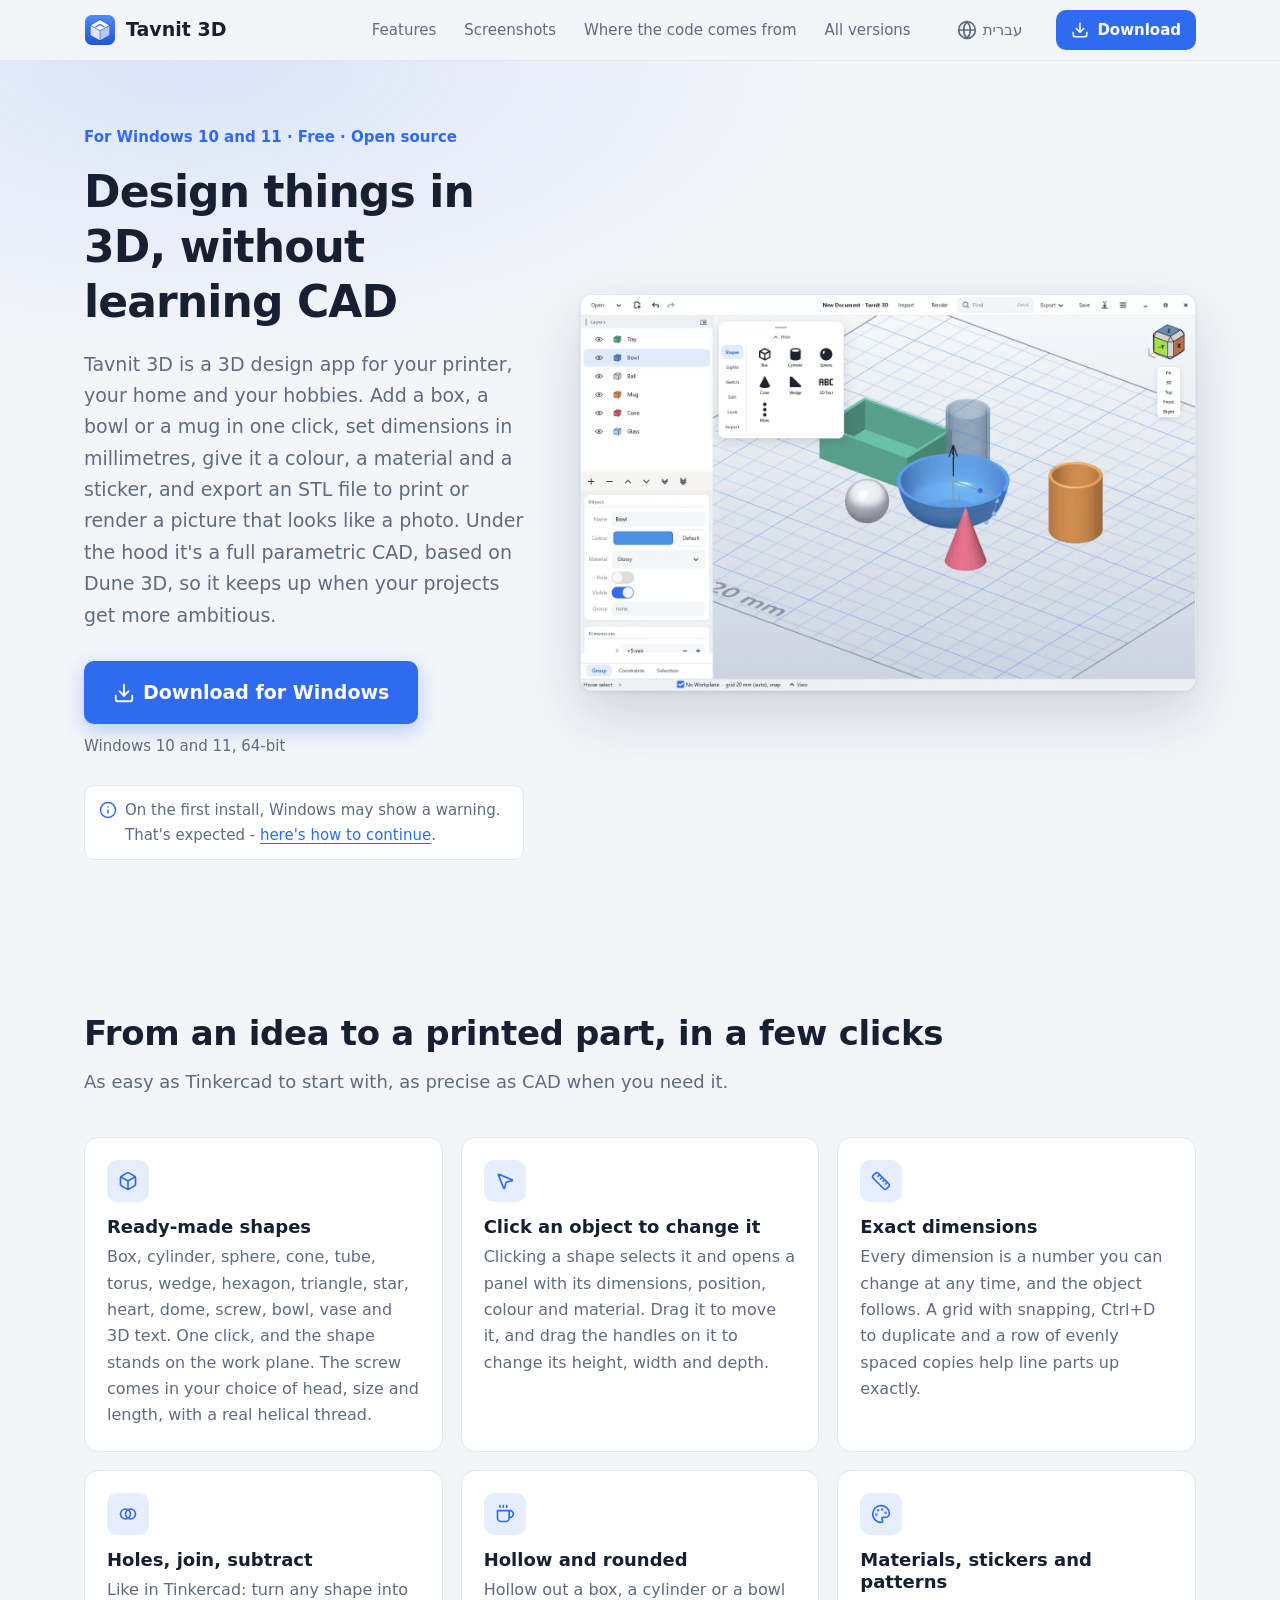
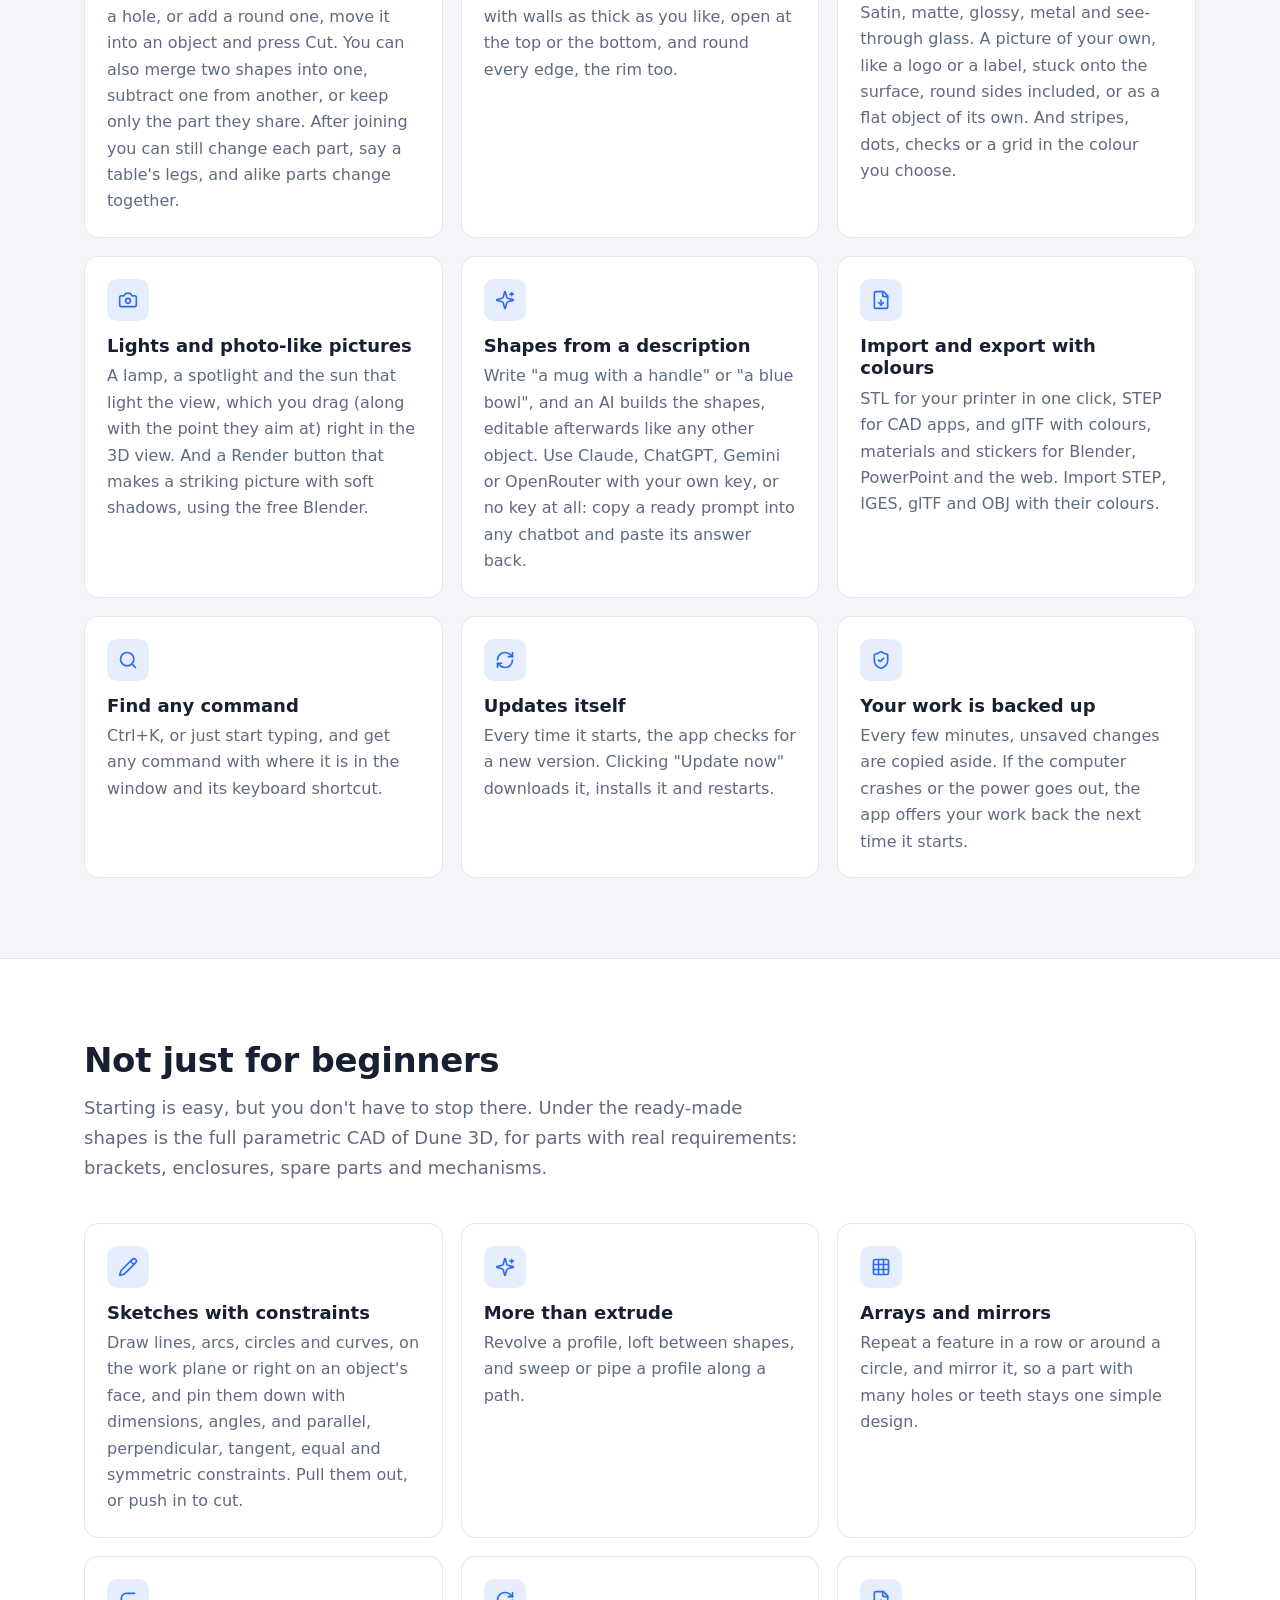
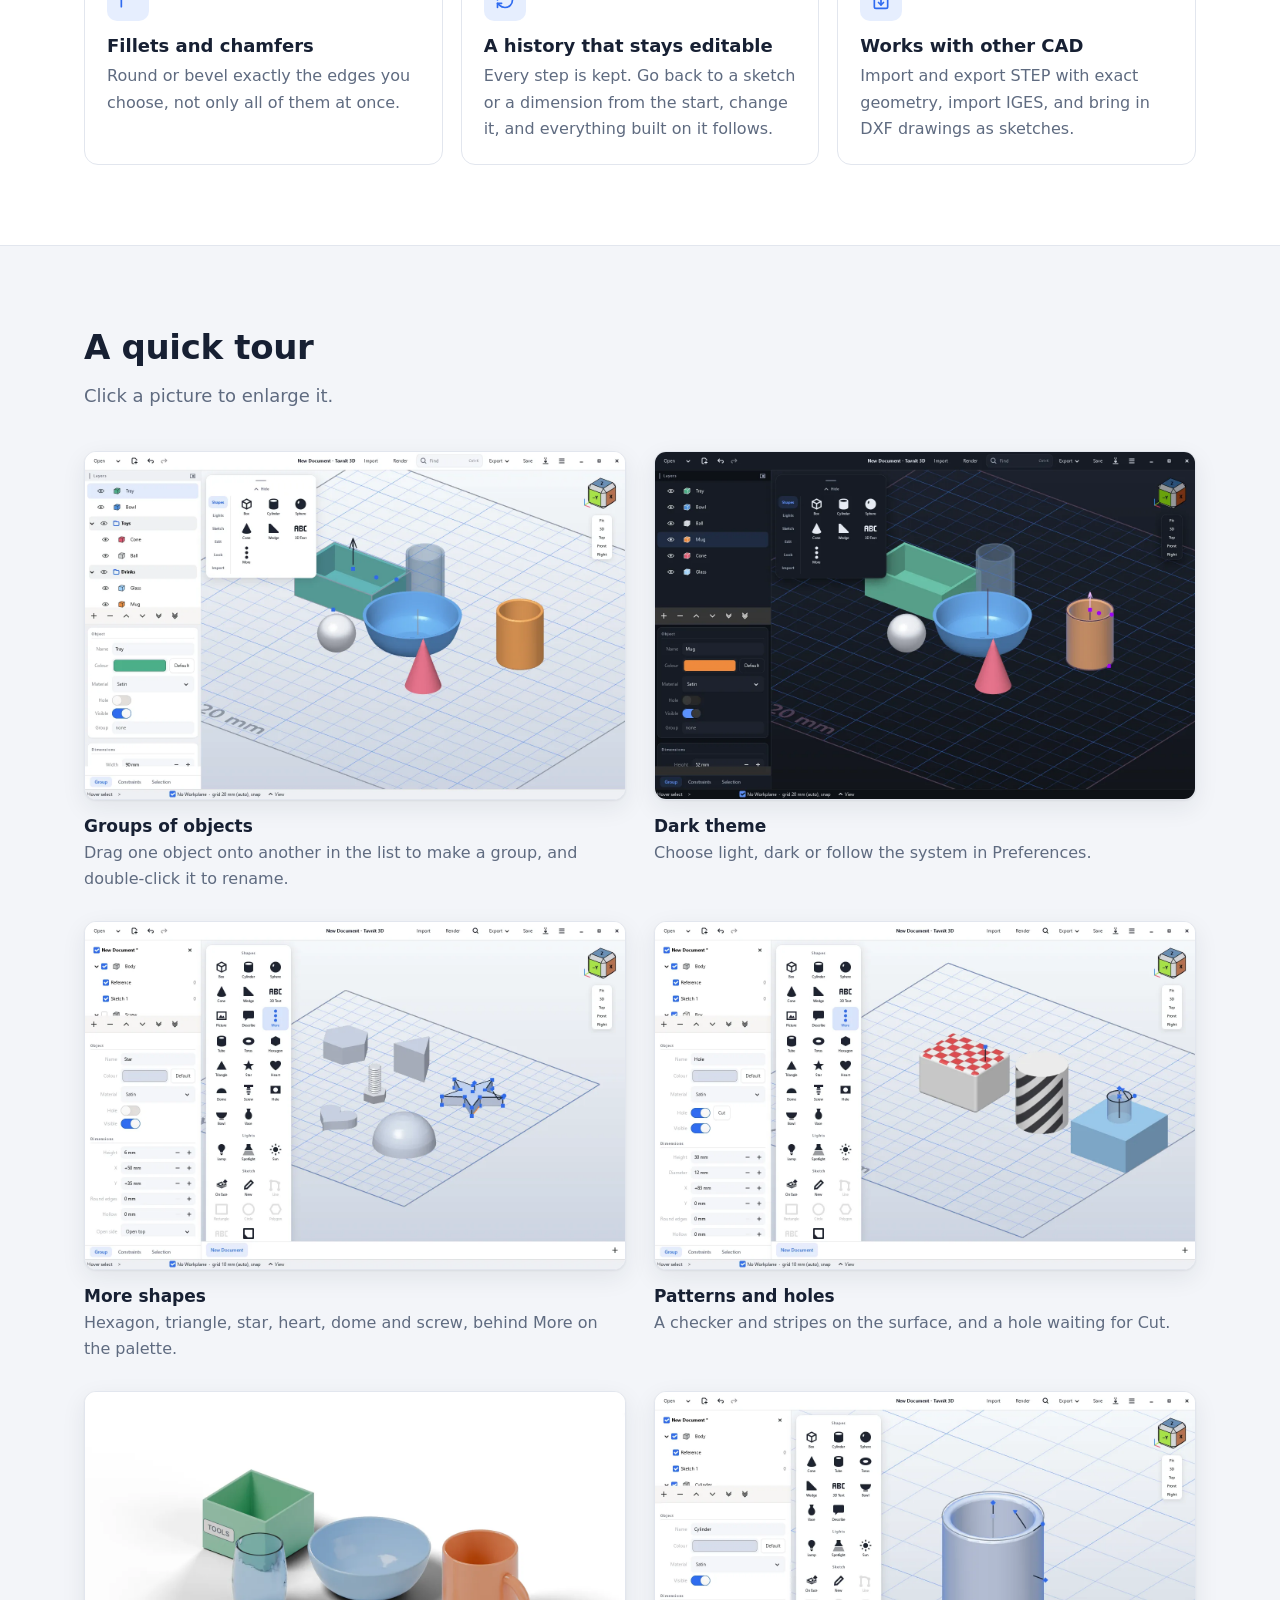
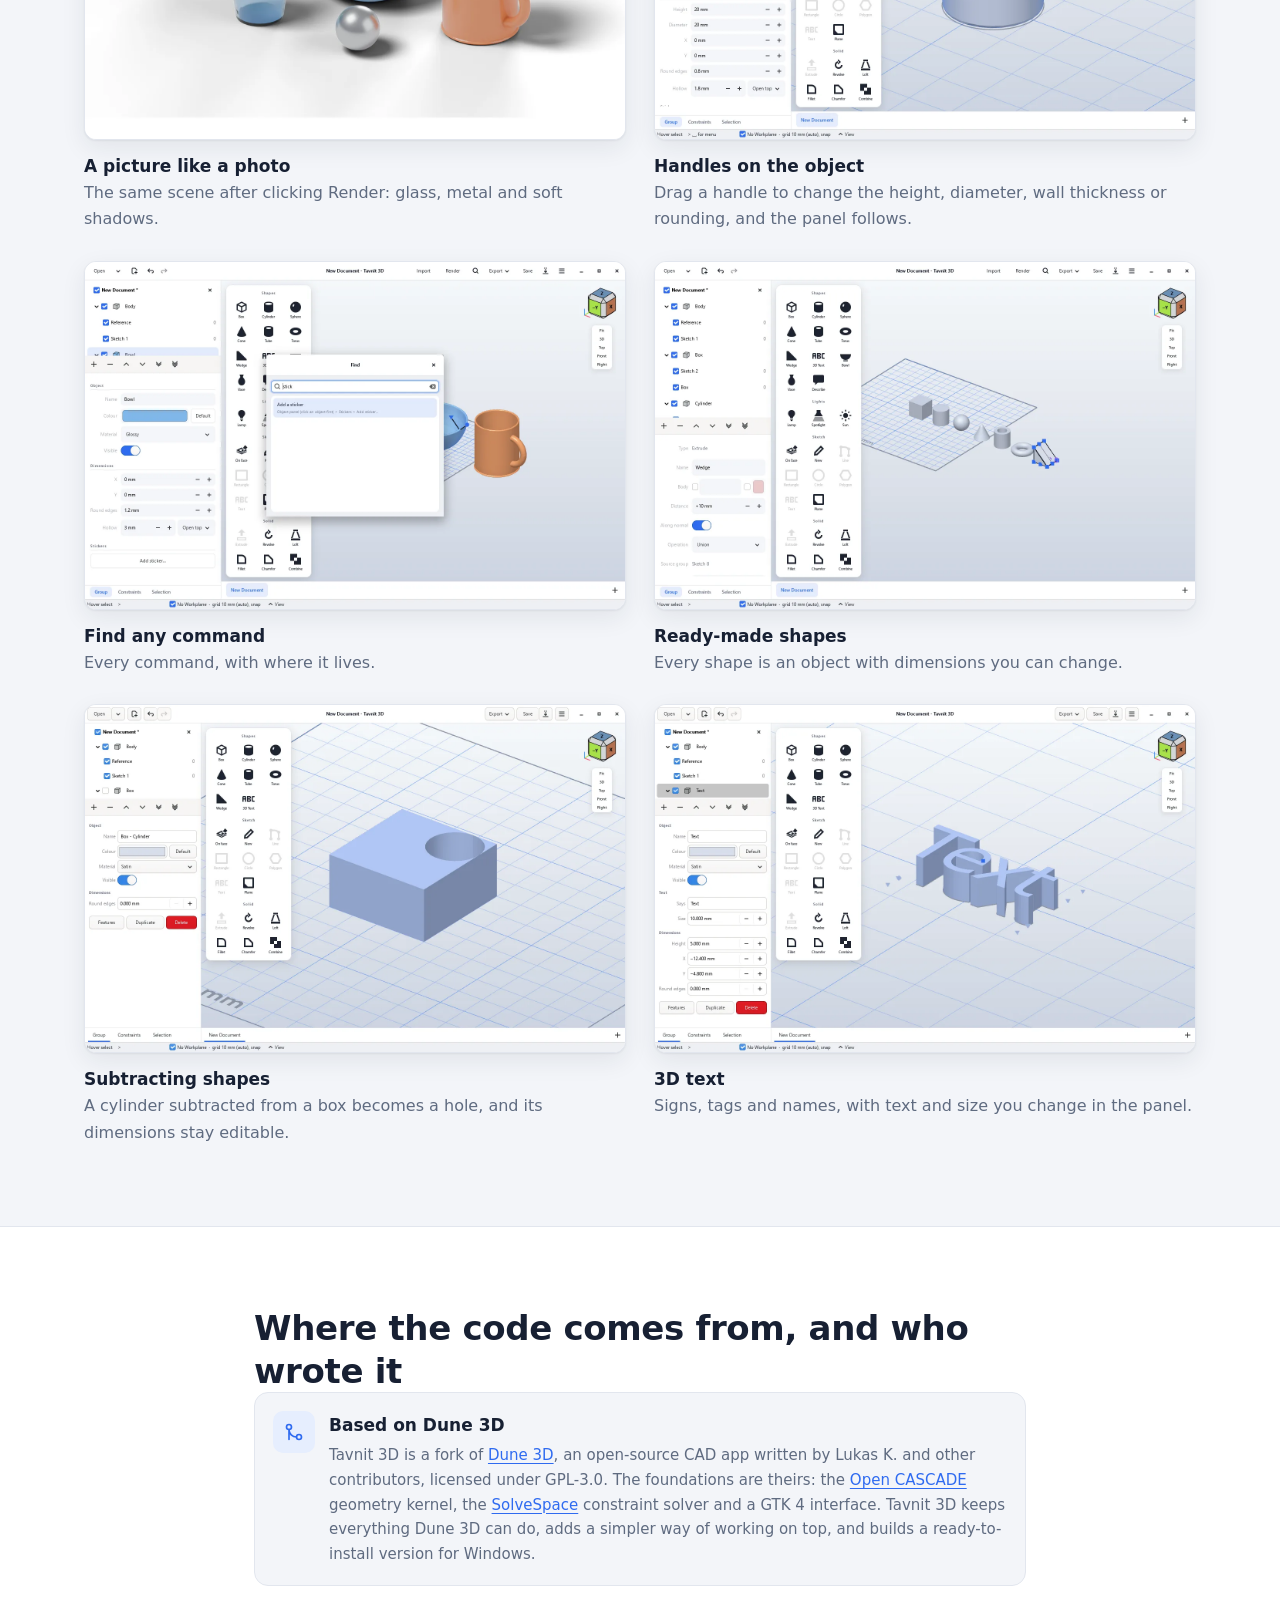
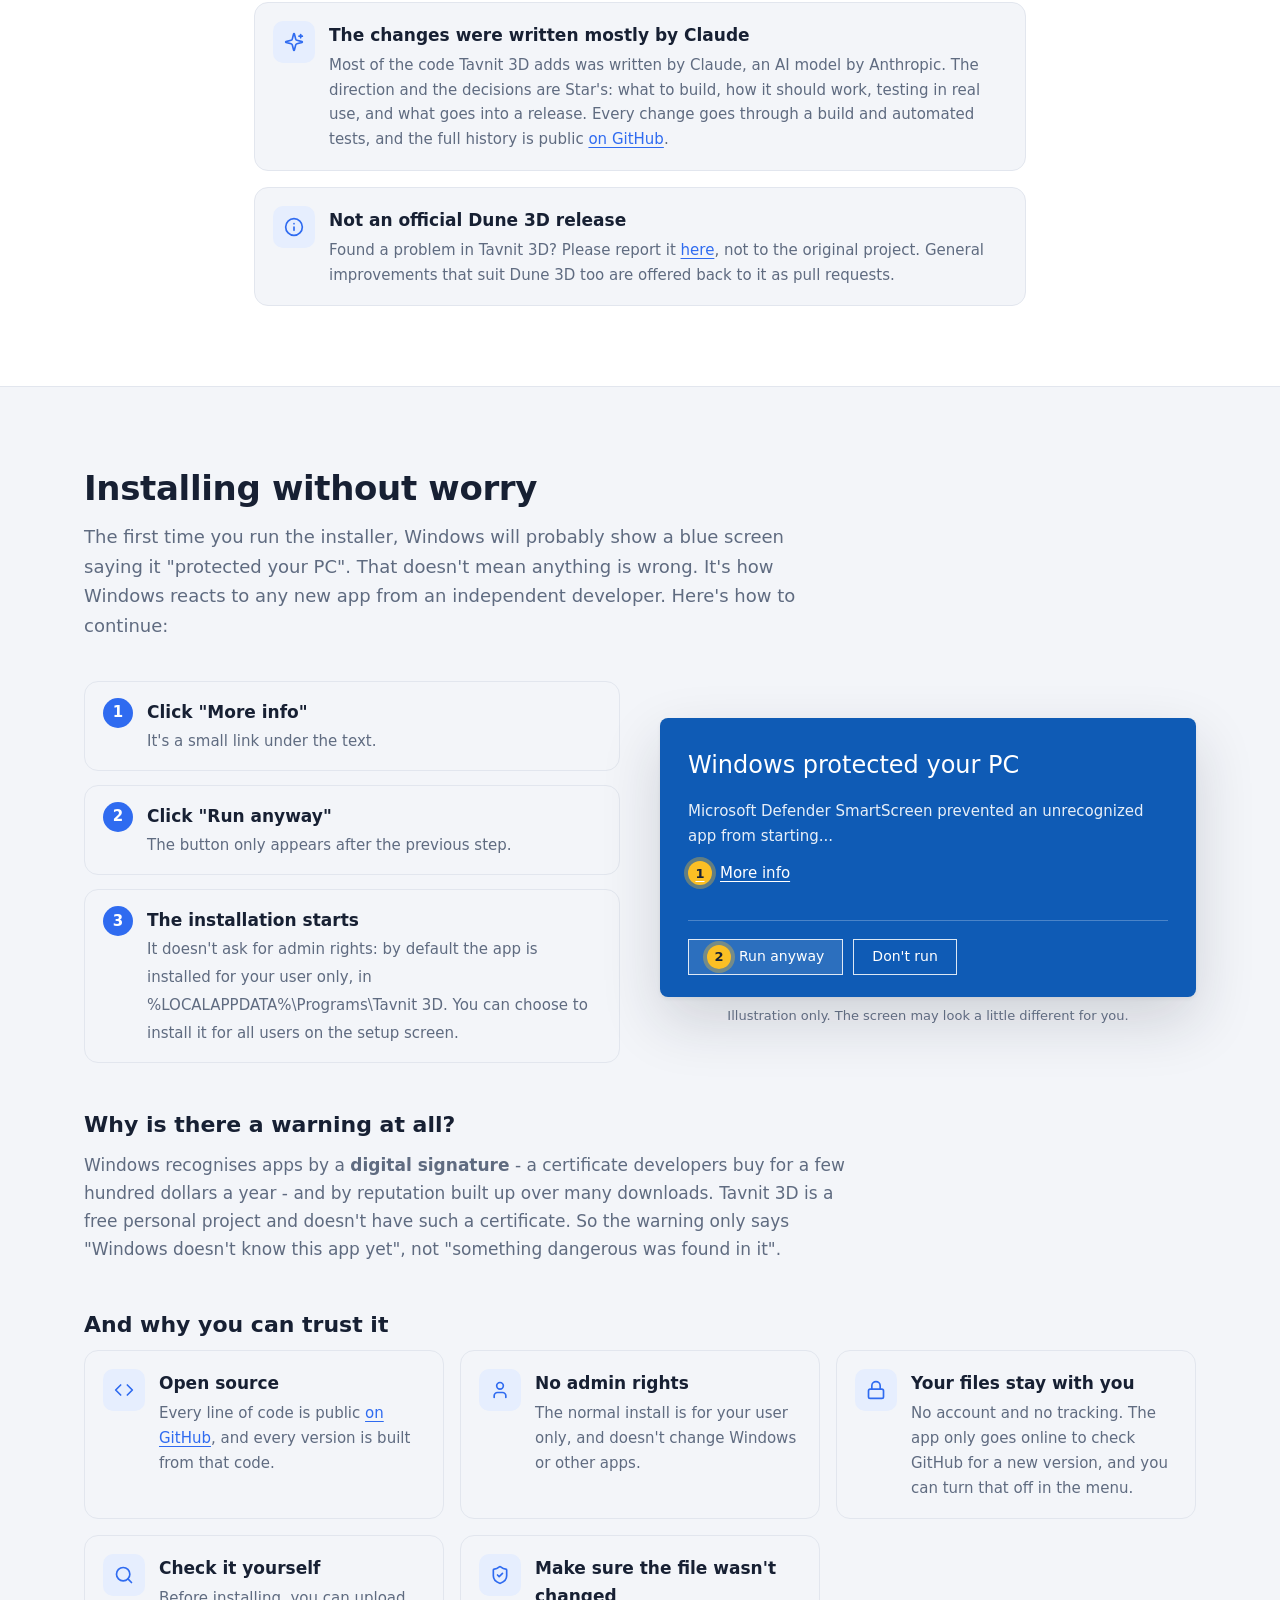
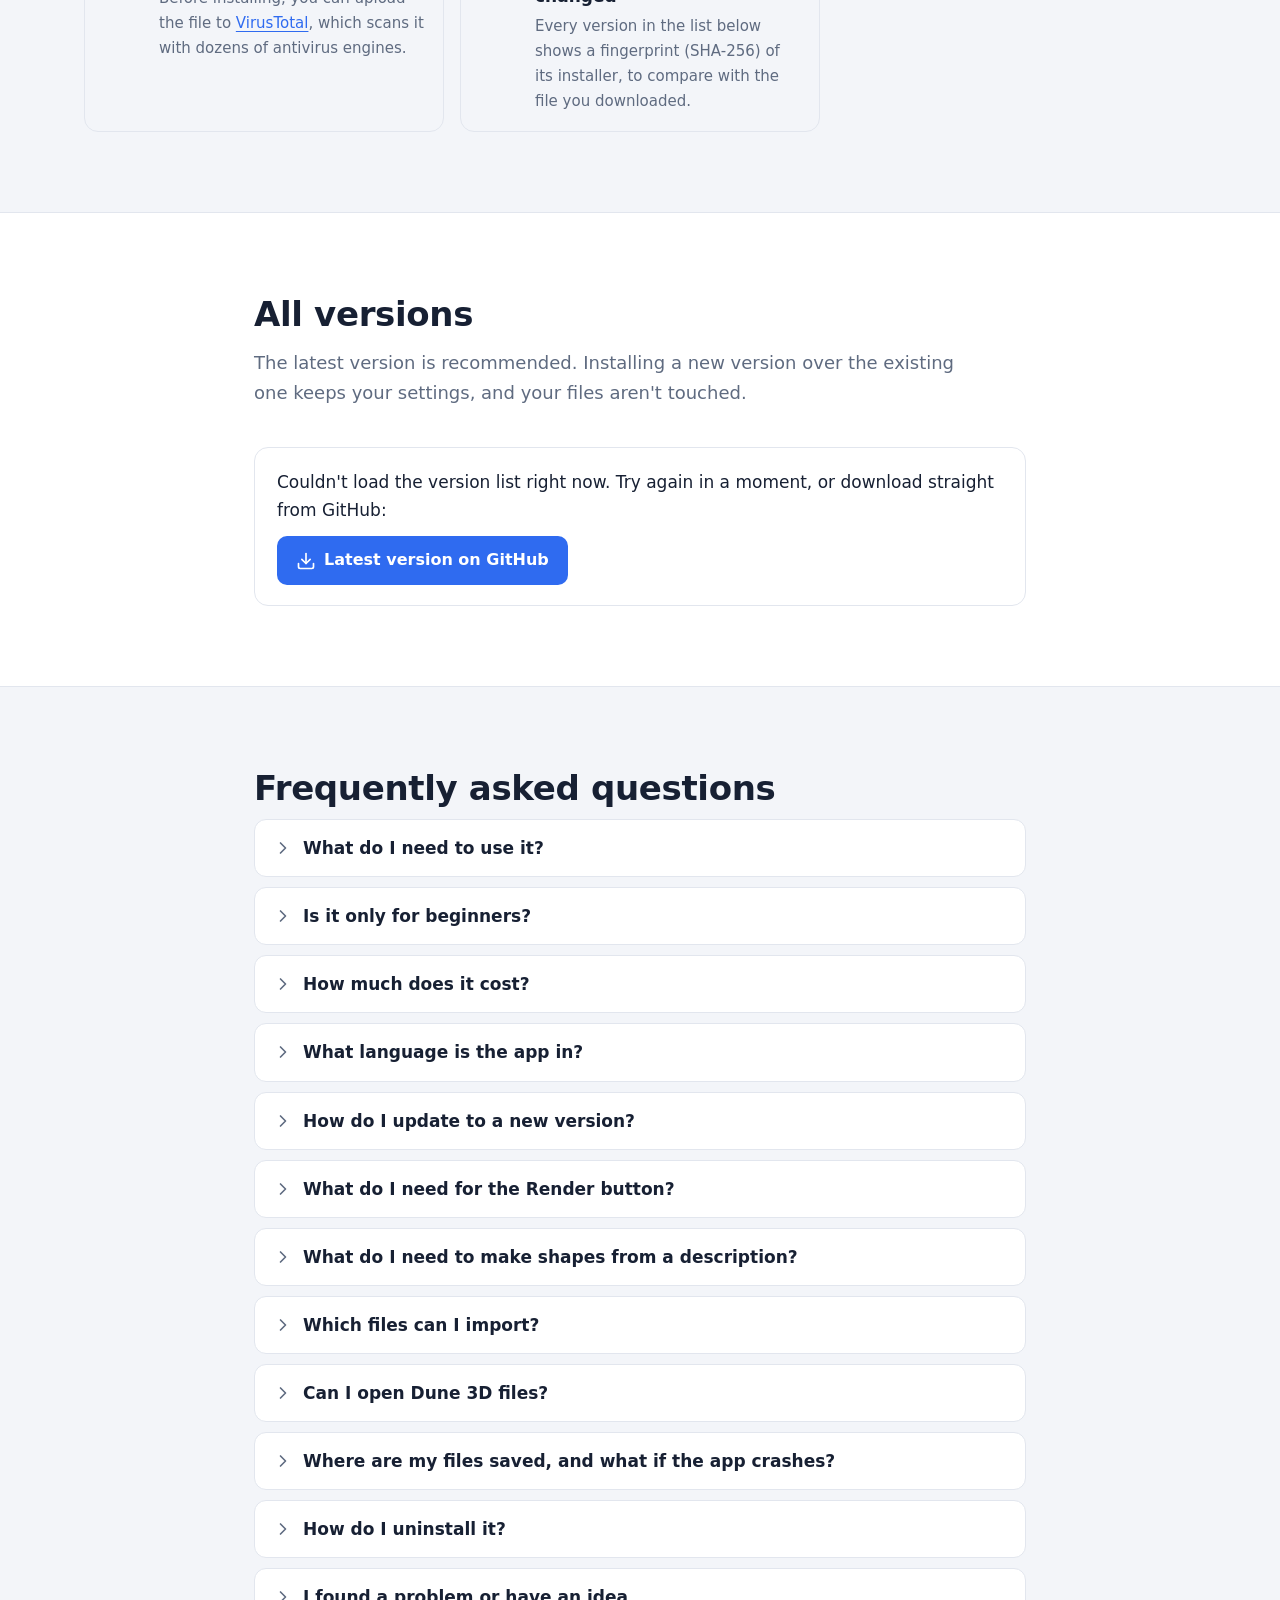
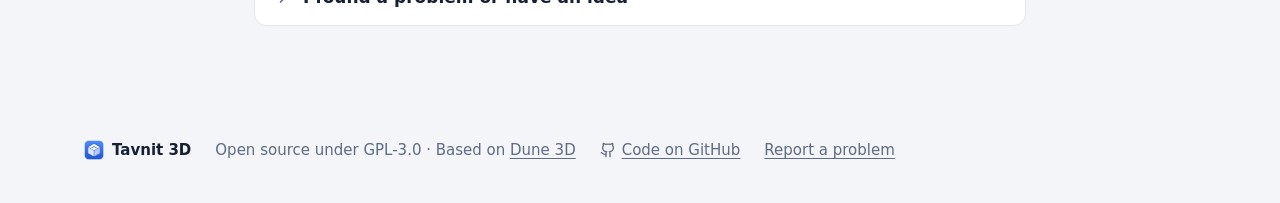
<file: site/en/index.html>
<!doctype html>
<html lang="en" dir="ltr">
<head>
  <meta charset="utf-8">
  <meta name="viewport" content="width=device-width, initial-scale=1">
  <meta name="color-scheme" content="light dark">
  <title>Tavnit 3D - simple 3D design for Windows</title>
  <meta name="description" content="Tavnit 3D is a 3D design (CAD) app for Windows: ready-made shapes, exact dimensions, combining and subtracting shapes, and STL export for 3D printing. Free and open source, based on Dune 3D.">
  <link rel="canonical" href="https://star69995.github.io/tavnit3d/en/">
  <link rel="alternate" hreflang="he" href="https://star69995.github.io/tavnit3d/">
  <link rel="alternate" hreflang="en" href="https://star69995.github.io/tavnit3d/en/">
  <link rel="alternate" hreflang="x-default" href="https://star69995.github.io/tavnit3d/en/">
  <link rel="icon" type="image/png" href="../img/favicon.png">

  <meta property="og:type" content="website">
  <meta property="og:url" content="https://star69995.github.io/tavnit3d/en/">
  <meta property="og:title" content="Tavnit 3D - simple 3D design for Windows">
  <meta property="og:description" content="Ready-made shapes, exact dimensions, materials, stickers and photo-like pictures, and STL export for 3D printing. Free and open source, based on Dune 3D.">
  <meta property="og:image" content="https://star69995.github.io/tavnit3d/img/og-en.png">
  <meta property="og:image:width" content="1200">
  <meta property="og:image:height" content="630">
  <meta property="og:image:alt" content="The Tavnit 3D home page: headline, download button and a screenshot of the app with several 3D shapes on the work plane">
  <meta property="og:locale" content="en_US">
  <meta property="og:locale:alternate" content="he_IL">
  <meta name="twitter:card" content="summary_large_image">
  <meta name="twitter:title" content="Tavnit 3D - simple 3D design for Windows">
  <meta name="twitter:description" content="Ready-made shapes, exact dimensions and STL export for 3D printing. Free and open source.">
  <meta name="twitter:image" content="https://star69995.github.io/tavnit3d/img/og-en.png">

  <link rel="stylesheet" href="../style.css">
  <script src="../app.js" defer></script>
</head>
<body>
  <!-- Icons (lucide, ISC license) -->
  <svg width="0" height="0" style="position:absolute" aria-hidden="true">
    <defs>
      <symbol id="i-download" viewBox="0 0 24 24"><path d="M21 15v4a2 2 0 0 1-2 2H5a2 2 0 0 1-2-2v-4"/><path d="m7 10 5 5 5-5"/><path d="M12 15V3"/></symbol>
      <symbol id="i-box" viewBox="0 0 24 24"><path d="M21 8a2 2 0 0 0-1-1.73l-7-4a2 2 0 0 0-2 0l-7 4A2 2 0 0 0 3 8v8a2 2 0 0 0 1 1.73l7 4a2 2 0 0 0 2 0l7-4A2 2 0 0 0 21 16Z"/><path d="m3.3 7 8.7 5 8.7-5"/><path d="M12 22V12"/></symbol>
      <symbol id="i-pointer" viewBox="0 0 24 24"><path d="M4.04 4.65a.5.5 0 0 1 .61-.61l16 6.5a.5.5 0 0 1-.06.95l-6.12 1.58a2 2 0 0 0-1.44 1.44l-1.58 6.12a.5.5 0 0 1-.95.06z"/></symbol>
      <symbol id="i-ruler" viewBox="0 0 24 24"><path d="M21.3 15.3a2.4 2.4 0 0 1 0 3.4l-2.6 2.6a2.4 2.4 0 0 1-3.4 0L2.7 8.7a2.41 2.41 0 0 1 0-3.4l2.6-2.6a2.41 2.41 0 0 1 3.4 0Z"/><path d="m14.5 12.5 2-2"/><path d="m11.5 9.5 2-2"/><path d="m8.5 6.5 2-2"/><path d="m17.5 15.5 2-2"/></symbol>
      <symbol id="i-combine" viewBox="0 0 24 24"><circle cx="9" cy="12" r="6"/><circle cx="15" cy="12" r="6"/></symbol>
      <symbol id="i-pen" viewBox="0 0 24 24"><path d="M21.17 6.81a1 1 0 0 0-3.99-3.99L3.84 16.17a2 2 0 0 0-.5.83l-1.32 4.35a.5.5 0 0 0 .62.62l4.35-1.32a2 2 0 0 0 .83-.5z"/><path d="m15 5 4 4"/></symbol>
      <symbol id="i-round" viewBox="0 0 24 24"><path d="M4 20V10a6 6 0 0 1 6-6h10"/></symbol>
      <symbol id="i-grid" viewBox="0 0 24 24"><rect width="18" height="18" x="3" y="3" rx="2"/><path d="M3 9h18"/><path d="M3 15h18"/><path d="M9 3v18"/><path d="M15 3v18"/></symbol>
      <symbol id="i-printer" viewBox="0 0 24 24"><path d="M6 18H4a2 2 0 0 1-2-2v-5a2 2 0 0 1 2-2h16a2 2 0 0 1 2 2v5a2 2 0 0 1-2 2h-2"/><path d="M6 9V3a1 1 0 0 1 1-1h10a1 1 0 0 1 1 1v6"/><rect x="6" y="14" width="12" height="8" rx="1"/></symbol>
      <symbol id="i-refresh" viewBox="0 0 24 24"><path d="M3 12a9 9 0 0 1 9-9 9.75 9.75 0 0 1 6.74 2.74L21 8"/><path d="M21 3v5h-5"/><path d="M21 12a9 9 0 0 1-9 9 9.75 9.75 0 0 1-6.74-2.74L3 16"/><path d="M8 16H3v5"/></symbol>
      <symbol id="i-palette" viewBox="0 0 24 24"><path d="M12 22a1 1 0 0 1 0-20 10 9 0 0 1 10 9 5 5 0 0 1-5 5h-2.25a1.75 1.75 0 0 0-1.4 2.8l.3.4a1.75 1.75 0 0 1-1.4 2.8z"/><circle cx="13.5" cy="6.5" r=".5"/><circle cx="17.5" cy="10.5" r=".5"/><circle cx="6.5" cy="12.5" r=".5"/><circle cx="8.5" cy="7.5" r=".5"/></symbol>
      <symbol id="i-camera" viewBox="0 0 24 24"><path d="M14.5 4h-5L7 7H4a2 2 0 0 0-2 2v9a2 2 0 0 0 2 2h16a2 2 0 0 0 2-2V9a2 2 0 0 0-2-2h-3l-2.5-3z"/><circle cx="12" cy="13" r="3"/></symbol>
      <symbol id="i-cup" viewBox="0 0 24 24"><path d="M17 8h1a4 4 0 1 1 0 8h-1"/><path d="M3 8h14v9a4 4 0 0 1-4 4H7a4 4 0 0 1-4-4Z"/><path d="M6 2v2"/><path d="M10 2v2"/><path d="M14 2v2"/></symbol>
      <symbol id="i-files" viewBox="0 0 24 24"><path d="M15 2H6a2 2 0 0 0-2 2v16a2 2 0 0 0 2 2h12a2 2 0 0 0 2-2V7Z"/><path d="M14 2v4a2 2 0 0 0 2 2h4"/><path d="M12 18v-6"/><path d="m9 15 3 3 3-3"/></symbol>
      <symbol id="i-sparkles" viewBox="0 0 24 24"><path d="M9.94 15.5A2 2 0 0 0 8.5 14.06l-6.13-1.58a.5.5 0 0 1 0-.96L8.5 9.94A2 2 0 0 0 9.94 8.5l1.58-6.13a.5.5 0 0 1 .96 0L14.06 8.5A2 2 0 0 0 15.5 9.94l6.13 1.58a.5.5 0 0 1 0 .96L15.5 14.06a2 2 0 0 0-1.44 1.44l-1.58 6.13a.5.5 0 0 1-.96 0z"/><path d="M20 3v4"/><path d="M22 5h-4"/></symbol>
      <symbol id="i-git" viewBox="0 0 24 24"><circle cx="18" cy="18" r="3"/><circle cx="6" cy="6" r="3"/><path d="M6 21V9a9 9 0 0 0 9 9"/></symbol>
      <symbol id="i-shield" viewBox="0 0 24 24"><path d="M20 13c0 5-3.5 7.5-7.66 8.95a1 1 0 0 1-.67-.01C7.5 20.5 4 18 4 13V6a1 1 0 0 1 1-1c2 0 4.5-1.2 6.24-2.72a1.17 1.17 0 0 1 1.52 0C14.51 3.81 17 5 19 5a1 1 0 0 1 1 1z"/><path d="m9 12 2 2 4-4"/></symbol>
      <symbol id="i-code" viewBox="0 0 24 24"><path d="m16 18 6-6-6-6"/><path d="m8 6-6 6 6 6"/></symbol>
      <symbol id="i-user" viewBox="0 0 24 24"><path d="M19 21v-2a4 4 0 0 0-4-4H9a4 4 0 0 0-4 4v2"/><circle cx="12" cy="7" r="4"/></symbol>
      <symbol id="i-lock" viewBox="0 0 24 24"><rect width="18" height="11" x="3" y="11" rx="2"/><path d="M7 11V7a5 5 0 0 1 10 0v4"/></symbol>
      <symbol id="i-search" viewBox="0 0 24 24"><circle cx="11" cy="11" r="8"/><path d="m21 21-4.3-4.3"/></symbol>
      <symbol id="i-info" viewBox="0 0 24 24"><circle cx="12" cy="12" r="10"/><path d="M12 16v-4"/><path d="M12 8h.01"/></symbol>
      <symbol id="i-external" viewBox="0 0 24 24"><path d="M15 3h6v6"/><path d="M10 14 21 3"/><path d="M18 13v6a2 2 0 0 1-2 2H5a2 2 0 0 1-2-2V8a2 2 0 0 1 2-2h6"/></symbol>
      <symbol id="i-globe" viewBox="0 0 24 24"><circle cx="12" cy="12" r="10"/><path d="M12 2a14.5 14.5 0 0 0 0 20 14.5 14.5 0 0 0 0-20"/><path d="M2 12h20"/></symbol>
      <symbol id="i-x" viewBox="0 0 24 24"><path d="M18 6 6 18"/><path d="m6 6 12 12"/></symbol>
      <symbol id="i-chevron" viewBox="0 0 24 24"><path d="m6 9 6 6 6-6"/></symbol>
      <symbol id="i-github" viewBox="0 0 24 24"><path d="M15 22v-4a4.8 4.8 0 0 0-1-3.5c3 0 6-2 6-5.5.08-1.25-.27-2.48-1-3.5.28-1.15.28-2.35 0-3.5 0 0-1 0-3 1.5-2.64-.5-5.36-.5-8 0C6 2 5 2 5 2c-.3 1.15-.3 2.35 0 3.5A5.403 5.403 0 0 0 4 9c0 3.5 3 5.5 6 5.5-.39.49-.68 1.05-.85 1.65-.17.6-.22 1.23-.15 1.85v4"/><path d="M9 18c-4.51 2-5-2-7-2"/></symbol>
    </defs>
  </svg>

  <header class="topbar">
    <div class="wrap topbar-inner">
      <a class="brand" href="#top" aria-label="Tavnit 3D - back to top">
        <img src="../img/icon.png" alt="" width="32" height="32">
        <span>Tavnit 3D</span>
      </a>
      <nav class="topnav" aria-label="Page navigation">
        <a href="#features">Features</a>
        <a href="#tour">Screenshots</a>
        <a href="#origin">Where the code comes from</a>
        <a href="#versions">All versions</a>
      </nav>
      <a class="lang-switch" href="../" hreflang="he" lang="he" aria-label="הדף הזה בעברית">
        <svg class="ic"><use href="#i-globe"/></svg><span>עברית</span>
      </a>
      <a class="btn btn-primary btn-sm" href="#versions" data-latest-link>
        <svg class="ic"><use href="#i-download"/></svg><span>Download</span>
      </a>
    </div>
  </header>

  <main id="top">
    <!-- Hero -->
    <section class="hero">
      <div class="wrap hero-grid">
        <div class="hero-text">
          <p class="eyebrow">For Windows 10 and 11 · Free · Open source</p>
          <h1>Design things in 3D, without learning CAD</h1>
          <p class="lead">
            Tavnit 3D is a 3D design app for your printer, your home and your hobbies. Add a box, a bowl or a mug
            in one click, set dimensions in millimetres, give it a colour, a material and a sticker, and export an STL file to print
            or render a picture that looks like a photo. Under the hood it's a full parametric CAD, based on Dune 3D, so it keeps up
            when your projects get more ambitious.
          </p>
          <div class="cta">
            <a class="btn btn-primary btn-lg" href="https://github.com/Star69995/tavnit3d/releases/latest" data-latest-link id="hero-download">
              <svg class="ic"><use href="#i-download"/></svg>
              <span>Download for Windows</span>
            </a>
            <p class="cta-meta" id="hero-meta" aria-live="polite">Windows 10 and 11, 64-bit</p>
          </div>
          <p class="hero-note">
            <svg class="ic"><use href="#i-info"/></svg>
            <span>On the first install, Windows may show a warning. That's expected - <a href="#safe">here's how to continue</a>.</span>
          </p>
        </div>
        <div class="hero-shot">
          <div class="window">
            <img src="../img/hero.webp" width="1400" height="900"
                 alt="The Tavnit 3D window: a category rail with a shapes palette, the list of objects on the side, and on the work plane a green tray, a glass cup, a glossy blue bowl, a metal ball, a red cone and an orange mug. The bowl is selected, with size handles, and its name, colour and material in the panel">
          </div>
        </div>
      </div>
    </section>

    <!-- Features -->
    <section class="section" id="features">
      <div class="wrap">
        <h2>From an idea to a printed part, in a few clicks</h2>
        <p class="section-lead">As easy as Tinkercad to start with, as precise as CAD when you need it.</p>
        <div class="features">
          <article class="feature">
            <span class="feature-ic"><svg class="ic"><use href="#i-box"/></svg></span>
            <h3>Ready-made shapes</h3>
            <p>Box, cylinder, sphere, cone, tube, torus, wedge, hexagon, triangle, star, heart, dome, screw, bowl, vase and 3D text. One click, and the shape stands on the work plane. The screw comes in your choice of head, size and length, with a real helical thread.</p>
          </article>
          <article class="feature">
            <span class="feature-ic"><svg class="ic"><use href="#i-pointer"/></svg></span>
            <h3>Click an object to change it</h3>
            <p>Clicking a shape selects it and opens a panel with its dimensions, position, colour and material. Drag it to move it, and drag the handles on it to change its height, width and depth.</p>
          </article>
          <article class="feature">
            <span class="feature-ic"><svg class="ic"><use href="#i-ruler"/></svg></span>
            <h3>Exact dimensions</h3>
            <p>Every dimension is a number you can change at any time, and the object follows. A grid with snapping, Ctrl+D to duplicate and a row of evenly spaced copies help line parts up exactly.</p>
          </article>
          <article class="feature">
            <span class="feature-ic"><svg class="ic"><use href="#i-combine"/></svg></span>
            <h3>Holes, join, subtract</h3>
            <p>Like in Tinkercad: turn any shape into a hole, or add a round one, move it into an object and press Cut. You can also merge two shapes into one, subtract one from another, or keep only the part they share. After joining you can still change each part, say a table's legs, and alike parts change together.</p>
          </article>
          <article class="feature">
            <span class="feature-ic"><svg class="ic"><use href="#i-cup"/></svg></span>
            <h3>Hollow and rounded</h3>
            <p>Hollow out a box, a cylinder or a bowl with walls as thick as you like, open at the top or the bottom, and round every edge, the rim too.</p>
          </article>
          <article class="feature">
            <span class="feature-ic"><svg class="ic"><use href="#i-palette"/></svg></span>
            <h3>Materials, stickers and patterns</h3>
            <p>Satin, matte, glossy, metal and see-through glass. A picture of your own, like a logo or a label, stuck onto the surface, round sides included, or as a flat object of its own. And stripes, dots, checks or a grid in the colour you choose.</p>
          </article>
          <article class="feature">
            <span class="feature-ic"><svg class="ic"><use href="#i-camera"/></svg></span>
            <h3>Lights and photo-like pictures</h3>
            <p>A lamp, a spotlight and the sun that light the view, which you drag (along with the point they aim at) right in the 3D view. And a Render button that makes a striking picture with soft shadows, using the free Blender.</p>
          </article>
          <article class="feature">
            <span class="feature-ic"><svg class="ic"><use href="#i-sparkles"/></svg></span>
            <h3>Shapes from a description</h3>
            <p>Write "a mug with a handle" or "a blue bowl", and an AI builds the shapes, editable afterwards like any other object. Use Claude, ChatGPT, Gemini or OpenRouter with your own key, or no key at all: copy a ready prompt into any chatbot and paste its answer back.</p>
          </article>
          <article class="feature">
            <span class="feature-ic"><svg class="ic"><use href="#i-files"/></svg></span>
            <h3>Import and export with colours</h3>
            <p>STL for your printer in one click, STEP for CAD apps, and glTF with colours, materials and stickers for Blender, PowerPoint and the web. Import STEP, IGES, glTF and OBJ with their colours.</p>
          </article>
          <article class="feature">
            <span class="feature-ic"><svg class="ic"><use href="#i-search"/></svg></span>
            <h3>Find any command</h3>
            <p>Ctrl+K, or just start typing, and get any command with where it is in the window and its keyboard shortcut.</p>
          </article>
          <article class="feature">
            <span class="feature-ic"><svg class="ic"><use href="#i-refresh"/></svg></span>
            <h3>Updates itself</h3>
            <p>Every time it starts, the app checks for a new version. Clicking "Update now" downloads it, installs it and restarts.</p>
          </article>
          <article class="feature">
            <span class="feature-ic"><svg class="ic"><use href="#i-shield"/></svg></span>
            <h3>Your work is backed up</h3>
            <p>Every few minutes, unsaved changes are copied aside. If the computer crashes or the power goes out, the app offers your work back the next time it starts.</p>
          </article>
        </div>
      </div>
    </section>

    <!-- Not just for beginners -->
    <section class="section section-alt" id="advanced">
      <div class="wrap">
        <h2>Not just for beginners</h2>
        <p class="section-lead">
          Starting is easy, but you don't have to stop there. Under the ready-made shapes is the full parametric CAD of Dune 3D,
          for parts with real requirements: brackets, enclosures, spare parts and mechanisms.
        </p>
        <div class="features">
          <article class="feature">
            <span class="feature-ic"><svg class="ic"><use href="#i-pen"/></svg></span>
            <h3>Sketches with constraints</h3>
            <p>Draw lines, arcs, circles and curves, on the work plane or right on an object's face, and pin them down with dimensions, angles, and parallel, perpendicular, tangent, equal and symmetric constraints. Pull them out, or push in to cut.</p>
          </article>
          <article class="feature">
            <span class="feature-ic"><svg class="ic"><use href="#i-sparkles"/></svg></span>
            <h3>More than extrude</h3>
            <p>Revolve a profile, loft between shapes, and sweep or pipe a profile along a path.</p>
          </article>
          <article class="feature">
            <span class="feature-ic"><svg class="ic"><use href="#i-grid"/></svg></span>
            <h3>Arrays and mirrors</h3>
            <p>Repeat a feature in a row or around a circle, and mirror it, so a part with many holes or teeth stays one simple design.</p>
          </article>
          <article class="feature">
            <span class="feature-ic"><svg class="ic"><use href="#i-round"/></svg></span>
            <h3>Fillets and chamfers</h3>
            <p>Round or bevel exactly the edges you choose, not only all of them at once.</p>
          </article>
          <article class="feature">
            <span class="feature-ic"><svg class="ic"><use href="#i-refresh"/></svg></span>
            <h3>A history that stays editable</h3>
            <p>Every step is kept. Go back to a sketch or a dimension from the start, change it, and everything built on it follows.</p>
          </article>
          <article class="feature">
            <span class="feature-ic"><svg class="ic"><use href="#i-files"/></svg></span>
            <h3>Works with other CAD</h3>
            <p>Import and export STEP with exact geometry, import IGES, and bring in DXF drawings as sketches.</p>
          </article>
        </div>
      </div>
    </section>

    <!-- Screenshot tour -->
    <section class="section" id="tour">
      <div class="wrap">
        <h2>A quick tour</h2>
        <p class="section-lead">Click a picture to enlarge it.</p>
        <div class="gallery">
          <figure class="shot">
            <button type="button" class="shot-btn" data-full="../img/groups.webp" aria-label="Enlarge: groups of objects">
              <img src="../img/groups.webp" width="1400" height="900" loading="lazy"
                   alt="The list of objects with two groups, Toys and Drinks, each holding two objects, and the tray selected with handles and a dimensions panel">
            </button>
            <figcaption><strong>Groups of objects</strong>Drag one object onto another in the list to make a group, and double-click it to rename.</figcaption>
          </figure>
          <figure class="shot">
            <button type="button" class="shot-btn" data-full="../img/dark.webp" aria-label="Enlarge: dark theme">
              <img src="../img/dark.webp" width="1400" height="900" loading="lazy"
                   alt="The app in the dark theme: a dark window and work plane, with the orange mug selected and its handles and panel">
            </button>
            <figcaption><strong>Dark theme</strong>Choose light, dark or follow the system in Preferences.</figcaption>
          </figure>
          <figure class="shot">
            <button type="button" class="shot-btn" data-full="../img/more-shapes.webp" aria-label="Enlarge: more ready-made shapes">
              <img src="../img/more-shapes.webp" width="1400" height="900" loading="lazy"
                   alt="The palette open on More shapes, and on the work plane a hexagon, a triangle prism, a screw, a star, a heart and a glossy dome. The star is selected, with its height and X and Y position in the panel">
            </button>
            <figcaption><strong>More shapes</strong>Hexagon, triangle, star, heart, dome and screw, behind More on the palette.</figcaption>
          </figure>
          <figure class="shot">
            <button type="button" class="shot-btn" data-full="../img/patterns-holes.webp" aria-label="Enlarge: patterns and holes">
              <img src="../img/patterns-holes.webp" width="1400" height="900" loading="lazy"
                   alt="A box with a red and white checker on top, a cylinder with diagonal dark stripes, and a blue block with a see-through round hole standing in it. The hole is selected, and the panel shows the Hole switch and the Cut button">
            </button>
            <figcaption><strong>Patterns and holes</strong>A checker and stripes on the surface, and a hole waiting for Cut.</figcaption>
          </figure>
          <figure class="shot">
            <button type="button" class="shot-btn" data-full="../img/render.webp" aria-label="Enlarge: a picture made with the Render button">
              <img src="../img/render.webp" width="1400" height="900" loading="lazy"
                   alt="A picture made from the objects in the window: a green box with a TOOLS label, a clear glass, a glossy blue bowl, a metal ball and an orange mug with a handle, with soft shadows on a white background">
            </button>
            <figcaption><strong>A picture like a photo</strong>The same scene after clicking Render: glass, metal and soft shadows.</figcaption>
          </figure>
          <figure class="shot">
            <button type="button" class="shot-btn" data-full="../img/handles.webp" aria-label="Enlarge: handles on the object">
              <img src="../img/handles.webp" width="1400" height="900" loading="lazy"
                   alt="A cylinder turned into a hollow cup with a rounded rim, with handles for its height, diameter, wall thickness and edge rounding">
            </button>
            <figcaption><strong>Handles on the object</strong>Drag a handle to change the height, diameter, wall thickness or rounding, and the panel follows.</figcaption>
          </figure>
          <figure class="shot">
            <button type="button" class="shot-btn" data-full="../img/find.webp" aria-label="Enlarge: finding a command">
              <img src="../img/find.webp" width="1400" height="900" loading="lazy"
                   alt="The Find window over the app: stick typed in, and the result Add a sticker with where it is, in the object panel under Stickers">
            </button>
            <figcaption><strong>Find any command</strong>Every command, with where it lives.</figcaption>
          </figure>
          <figure class="shot">
            <button type="button" class="shot-btn" data-full="../img/shapes.webp" aria-label="Enlarge: ready-made shapes">
              <img src="../img/shapes.webp" width="1400" height="900" loading="lazy"
                   alt="A row of ready-made shapes on the work plane: box, cylinder, sphere, cone, tube, torus, and a selected wedge with its dimensions in the panel">
            </button>
            <figcaption><strong>Ready-made shapes</strong>Every shape is an object with dimensions you can change.</figcaption>
          </figure>
          <figure class="shot">
            <button type="button" class="shot-btn" data-full="../img/subtract.webp" aria-label="Enlarge: subtracting shapes">
              <img src="../img/subtract.webp" width="1400" height="900" loading="lazy"
                   alt="A box with a round hole in one corner, made by subtracting a cylinder">
            </button>
            <figcaption><strong>Subtracting shapes</strong>A cylinder subtracted from a box becomes a hole, and its dimensions stay editable.</figcaption>
          </figure>
          <figure class="shot">
            <button type="button" class="shot-btn" data-full="../img/text.webp" aria-label="Enlarge: 3D text">
              <img src="../img/text.webp" width="1400" height="900" loading="lazy"
                   alt="The word Text as a 3D object on the work plane, with fields for the text, size and height in the panel">
            </button>
            <figcaption><strong>3D text</strong>Signs, tags and names, with text and size you change in the panel.</figcaption>
          </figure>
        </div>
      </div>
    </section>

    <!-- Where the code comes from -->
    <section class="section section-alt" id="origin">
      <div class="wrap narrow">
        <h2>Where the code comes from, and who wrote it</h2>
        <div class="trust trust-list">
          <div class="trust-item">
            <span class="trust-ic"><svg class="ic"><use href="#i-git"/></svg></span>
            <div>
              <strong>Based on Dune 3D</strong>
              <p>
                Tavnit 3D is a fork of <a href="https://dune3d.org/">Dune 3D</a>, an open-source CAD app written by Lukas K.
                and other contributors, licensed under GPL-3.0. The foundations are theirs: the
                <a href="https://dev.opencascade.org/">Open CASCADE</a> geometry kernel, the
                <a href="https://solvespace.com/">SolveSpace</a> constraint solver and a GTK 4 interface.
                Tavnit 3D keeps everything Dune 3D can do, adds a simpler way of working on top, and builds a ready-to-install version for Windows.
              </p>
            </div>
          </div>
          <div class="trust-item">
            <span class="trust-ic"><svg class="ic"><use href="#i-sparkles"/></svg></span>
            <div>
              <strong>The changes were written mostly by Claude</strong>
              <p>
                Most of the code Tavnit 3D adds was written by Claude, an AI model by Anthropic. The direction and the decisions are Star's:
                what to build, how it should work, testing in real use, and what goes into a release. Every change goes through a build and
                automated tests, and the full history is public <a href="https://github.com/Star69995/tavnit3d/commits/studio">on GitHub</a>.
              </p>
            </div>
          </div>
          <div class="trust-item">
            <span class="trust-ic"><svg class="ic"><use href="#i-info"/></svg></span>
            <div>
              <strong>Not an official Dune 3D release</strong>
              <p>
                Found a problem in Tavnit 3D? Please report it <a href="https://github.com/Star69995/tavnit3d/issues">here</a>, not to the original project.
                General improvements that suit Dune 3D too are offered back to it as pull requests.
              </p>
            </div>
          </div>
        </div>
      </div>
    </section>

    <!-- Safe install -->
    <section class="section" id="safe">
      <div class="wrap">
        <h2>Installing without worry</h2>
        <p class="section-lead">
          The first time you run the installer, Windows will probably show a blue screen saying it "protected your PC".
          That doesn't mean anything is wrong. It's how Windows reacts to any new app from an independent developer. Here's how to continue:
        </p>

        <div class="steps-grid">
          <ol class="steps">
            <li>
              <span class="step-num">1</span>
              <div>
                <strong>Click "More info"</strong>
                <span class="muted">It's a small link under the text.</span>
              </div>
            </li>
            <li>
              <span class="step-num">2</span>
              <div>
                <strong>Click "Run anyway"</strong>
                <span class="muted">The button only appears after the previous step.</span>
              </div>
            </li>
            <li>
              <span class="step-num">3</span>
              <div>
                <strong>The installation starts</strong>
                <span class="muted">It doesn't ask for admin rights: by default the app is installed for your user only, in <bdi dir="ltr">%LOCALAPPDATA%\Programs\Tavnit 3D</bdi>. You can choose to install it for all users on the setup screen.</span>
              </div>
            </li>
          </ol>

          <figure class="smartscreen-figure">
            <div class="smartscreen" aria-hidden="true">
              <div class="ss-title">Windows protected your PC</div>
              <p class="ss-text">Microsoft Defender SmartScreen prevented an unrecognized app from starting...</p>
              <span class="ss-link"><span class="ss-badge">1</span>More info</span>
              <div class="ss-buttons">
                <span class="ss-btn ss-btn-run"><span class="ss-badge">2</span>Run anyway</span>
                <span class="ss-btn">Don't run</span>
              </div>
            </div>
            <figcaption>Illustration only. The screen may look a little different for you.</figcaption>
          </figure>
        </div>

        <h3 class="sub-h">Why is there a warning at all?</h3>
        <p class="prose">
          Windows recognises apps by a <strong>digital signature</strong> - a certificate developers buy for a few hundred dollars a year - and by reputation built up over many downloads.
          Tavnit 3D is a free personal project and doesn't have such a certificate. So the warning only says "Windows doesn't know this app yet", not "something dangerous was found in it".
        </p>

        <h3 class="sub-h">And why you can trust it</h3>
        <div class="trust">
          <div class="trust-item">
            <span class="trust-ic"><svg class="ic"><use href="#i-code"/></svg></span>
            <div><strong>Open source</strong><p>Every line of code is public <a href="https://github.com/Star69995/tavnit3d">on GitHub</a>, and every version is built from that code.</p></div>
          </div>
          <div class="trust-item">
            <span class="trust-ic"><svg class="ic"><use href="#i-user"/></svg></span>
            <div><strong>No admin rights</strong><p>The normal install is for your user only, and doesn't change Windows or other apps.</p></div>
          </div>
          <div class="trust-item">
            <span class="trust-ic"><svg class="ic"><use href="#i-lock"/></svg></span>
            <div><strong>Your files stay with you</strong><p>No account and no tracking. The app only goes online to check GitHub for a new version, and you can turn that off in the menu.</p></div>
          </div>
          <div class="trust-item">
            <span class="trust-ic"><svg class="ic"><use href="#i-search"/></svg></span>
            <div><strong>Check it yourself</strong><p>Before installing, you can upload the file to <a href="https://www.virustotal.com/gui/home/upload">VirusTotal</a>, which scans it with dozens of antivirus engines.</p></div>
          </div>
          <div class="trust-item">
            <span class="trust-ic"><svg class="ic"><use href="#i-shield"/></svg></span>
            <div><strong>Make sure the file wasn't changed</strong><p>Every version in the list below shows a fingerprint (SHA-256) of its installer, to compare with the file you downloaded.</p></div>
          </div>
        </div>
      </div>
    </section>

    <!-- All versions -->
    <section class="section section-alt" id="versions">
      <div class="wrap narrow">
        <h2>All versions</h2>
        <p class="section-lead">
          The latest version is recommended. Installing a new version over the existing one keeps your settings, and your files aren't touched.
        </p>
        <div id="releases" class="releases" aria-live="polite">
          <div class="release skeleton" aria-hidden="true"><span></span><span></span></div>
          <div class="release skeleton" aria-hidden="true"><span></span><span></span></div>
          <p class="sr-only">Loading the version list...</p>
        </div>
        <noscript>
          <p class="notice">The version list here needs JavaScript. You can also download straight from <a href="https://github.com/Star69995/tavnit3d/releases">the releases page on GitHub</a>.</p>
        </noscript>
      </div>
    </section>

    <!-- FAQ -->
    <section class="section" id="faq">
      <div class="wrap narrow">
        <h2>Frequently asked questions</h2>
        <details class="disclosure">
          <summary><svg class="ic chev"><use href="#i-chevron"/></svg>What do I need to use it?</summary>
          <div class="disclosure-body"><p>A PC with Windows 10 or 11, 64-bit. A mouse with a scroll wheel makes turning and zooming the view especially comfortable.</p></div>
        </details>
        <details class="disclosure">
          <summary><svg class="ic chev"><use href="#i-chevron"/></svg>Is it only for beginners?</summary>
          <div class="disclosure-body"><p>No. The ready-made shapes and the object panel make the start easy, but the full parametric CAD of Dune 3D is right there: sketches with constraints, revolves, lofts, sweeps, arrays, mirrors, fillets and chamfers on chosen edges, and STEP files. You can start with a box and move on to precise parts when you need them.</p></div>
        </details>
        <details class="disclosure">
          <summary><svg class="ic chev"><use href="#i-chevron"/></svg>How much does it cost?</summary>
          <div class="disclosure-body"><p>Nothing. Tavnit 3D is completely free, with no ads. The code is open source under GPL-3.0, like Dune 3D, which it's based on.</p></div>
        </details>
        <details class="disclosure">
          <summary><svg class="ic chev"><use href="#i-chevron"/></svg>What language is the app in?</summary>
          <div class="disclosure-body"><p>English, like Dune 3D. The installer comes in English and Hebrew, and this site is also available <a href="../" hreflang="he">in Hebrew</a>.</p></div>
        </details>
        <details class="disclosure">
          <summary><svg class="ic chev"><use href="#i-chevron"/></svg>How do I update to a new version?</summary>
          <div class="disclosure-body"><p>Every time it starts, the app checks for a new version, and if there is one, a strip appears above the work area. Click "Update now" and the app downloads the version, installs it and opens again. Save your open files first. You can turn the automatic check off in the main menu, and you can always download the latest version here and install it over the existing one.</p></div>
        </details>
        <details class="disclosure">
          <summary><svg class="ic chev"><use href="#i-chevron"/></svg>What do I need for the Render button?</summary>
          <div class="disclosure-body"><p>Blender, a free app you install separately from <a href="https://www.blender.org/download/">its website</a>. Tavnit 3D finds it by itself and runs it in the background when you click Render. A graphics card makes it faster, but it works without one too.</p></div>
        </details>
        <details class="disclosure">
          <summary><svg class="ic chev"><use href="#i-chevron"/></svg>What do I need to make shapes from a description?</summary>
          <div class="disclosure-body"><p>Either an API key for an AI service - Claude (Anthropic), ChatGPT (OpenAI), Gemini (Google), OpenRouter, or any OpenAI-compatible address - or nothing at all. With a key, use is billed by that service, usually a few cents per shape, and the key is kept on your computer only. Without one, "Copy prompt for a chatbot" copies a ready request; paste it into any chatbot, copy its answer and click "Paste the answer". Either way, what you write is sent to the service you chose.</p></div>
        </details>
        <details class="disclosure">
          <summary><svg class="ic chev"><use href="#i-chevron"/></svg>Which files can I import?</summary>
          <div class="disclosure-body"><p>STEP and IGES from CAD apps, and glTF/GLB and OBJ from 3D apps like Blender, with their colours and materials. Each colour and material in the file becomes an object of its own that you can change. Objects from glTF and OBJ are triangle meshes, so they can't be joined or subtracted, but you can move, colour and export them.</p></div>
        </details>
        <details class="disclosure">
          <summary><svg class="ic chev"><use href="#i-chevron"/></svg>Can I open Dune 3D files?</summary>
          <div class="disclosure-body"><p>Yes, Tavnit 3D uses the same file type (<bdi dir="ltr">.d3ddoc</bdi>). The other way round, a file saved in Tavnit 3D may not open in an older version of Dune 3D. The app warns you about this when it matters.</p></div>
        </details>
        <details class="disclosure">
          <summary><svg class="ic chev"><use href="#i-chevron"/></svg>Where are my files saved, and what if the app crashes?</summary>
          <div class="disclosure-body"><p>Saving and opening start in the "Tavnit 3D" folder inside Documents, and you can choose another folder in the main menu. Every few minutes, documents with unsaved changes are also copied to an "Autosave" folder there (how often, or not at all, is up to you in the main menu). If the app closes unexpectedly, it offers that work back the next time it starts.</p></div>
        </details>
        <details class="disclosure">
          <summary><svg class="ic chev"><use href="#i-chevron"/></svg>How do I uninstall it?</summary>
          <div class="disclosure-body"><p>In Windows Settings, under "Apps", choose Tavnit 3D and click "Uninstall". Files you saved are not deleted.</p></div>
        </details>
        <details class="disclosure">
          <summary><svg class="ic chev"><use href="#i-chevron"/></svg>I found a problem or have an idea</summary>
          <div class="disclosure-body"><p>Glad to hear it. You can open a report <a href="https://github.com/Star69995/tavnit3d/issues">on the GitHub issues page</a>.</p></div>
        </details>
      </div>
    </section>
  </main>

  <footer class="footer">
    <div class="wrap footer-inner">
      <span class="brand-sm"><img src="../img/icon.png" alt="" width="20" height="20"> Tavnit 3D</span>
      <span>Open source under GPL-3.0 · Based on <a href="https://dune3d.org/">Dune 3D</a></span>
      <a href="https://github.com/Star69995/tavnit3d"><svg class="ic"><use href="#i-github"/></svg>Code on GitHub</a>
      <a href="https://github.com/Star69995/tavnit3d/issues">Report a problem</a>
    </div>
  </footer>

  <dialog id="lightbox" class="lightbox" aria-label="Enlarged picture">
    <button type="button" class="lightbox-close" aria-label="Close"><svg class="ic"><use href="#i-x"/></svg></button>
    <img alt="">
    <p class="lightbox-caption"></p>
  </dialog>
</body>
</html>
</file>
<file: site/style.css>
/* Palette follows the app's studio theme (src/dune3d.css). */
:root {
  --bg: #f3f5f9;
  --panel: #ffffff;
  --panel2: #f7f8fb;
  --line: #e2e6ee;
  --fg: #172033;
  --muted: #5f6b80;
  --accent: #2f6bf0;
  --accent-hover: #2457d1;
  --accent-soft: #e6eefe;
  --ok: #15803d;
  --ok-soft: #e3f6e9;
  --warn: #b45309;
  --warn-soft: #fdf0dc;
  --shadow: 0 1px 2px rgb(23 32 51 / 0.06), 0 8px 24px rgb(23 32 51 / 0.08);
  --shadow-lg: 0 2px 4px rgb(23 32 51 / 0.06), 0 24px 60px rgb(23 32 51 / 0.16);
  --ss-bg: #0f5bb5;
  --radius: 14px;
  --font: "Segoe UI Variable Text", "Segoe UI", system-ui, -apple-system, "Noto Sans Hebrew", Arial, sans-serif;
  --mono: "Cascadia Mono", Consolas, ui-monospace, monospace;
}

@media (prefers-color-scheme: dark) {
  :root {
    --bg: #0e1117;
    --panel: #161b24;
    --panel2: #1b212c;
    --line: #2a3240;
    --fg: #e6eaf2;
    --muted: #94a0b5;
    --accent: #4f8bff;
    --accent-hover: #6b9dff;
    --accent-soft: #1b2a47;
    --ok: #4ade80;
    --ok-soft: #14301f;
    --warn: #fbbf24;
    --warn-soft: #3a2c10;
    --shadow: 0 1px 2px rgb(0 0 0 / 0.3), 0 8px 24px rgb(0 0 0 / 0.3);
    --shadow-lg: 0 2px 4px rgb(0 0 0 / 0.3), 0 24px 60px rgb(0 0 0 / 0.5);
  }
}

*,
*::before,
*::after {
  box-sizing: border-box;
}

html {
  scroll-behavior: smooth;
  scroll-padding-top: 72px;
  -webkit-text-size-adjust: 100%;
}

body {
  margin: 0;
  background: var(--bg);
  color: var(--fg);
  font-family: var(--font);
  font-size: 17px;
  line-height: 1.65;
  -webkit-font-smoothing: antialiased;
}

img {
  max-width: 100%;
  height: auto;
  display: block;
}

a {
  color: var(--accent);
  text-underline-offset: 3px;
}
a:hover {
  color: var(--accent-hover);
}

:focus-visible {
  outline: 2px solid var(--accent);
  outline-offset: 2px;
  border-radius: 6px;
}

h1,
h2,
h3 {
  line-height: 1.25;
  margin: 0;
}

h2 {
  font-size: clamp(26px, 4vw, 34px);
  letter-spacing: -0.01em;
}

.ic {
  width: 20px;
  height: 20px;
  flex-shrink: 0;
  fill: none;
  stroke: currentColor;
  stroke-width: 2;
  stroke-linecap: round;
  stroke-linejoin: round;
}

.wrap {
  max-width: 1160px;
  margin: 0 auto;
  padding: 0 24px;
}
.wrap.narrow {
  max-width: 820px;
}

.muted {
  color: var(--muted);
}

.sr-only {
  position: absolute;
  width: 1px;
  height: 1px;
  overflow: hidden;
  clip-path: inset(50%);
  white-space: nowrap;
}

/* Buttons */
.btn {
  display: inline-flex;
  align-items: center;
  justify-content: center;
  gap: 8px;
  border-radius: 10px;
  font-weight: 600;
  text-decoration: none;
  border: 1px solid transparent;
  cursor: pointer;
  font-family: inherit;
  transition: background-color 0.15s, transform 0.15s, box-shadow 0.15s;
}
.btn-primary {
  background: var(--accent);
  color: #fff;
}
.btn-primary:hover {
  background: var(--accent-hover);
  color: #fff;
}
.btn-secondary {
  background: var(--panel);
  color: var(--fg);
  border-color: var(--line);
}
.btn-secondary:hover {
  background: var(--panel2);
  color: var(--fg);
}
.btn-sm {
  padding: 7px 14px;
  font-size: 15px;
}
.btn-sm .ic {
  width: 18px;
  height: 18px;
}
.btn-md {
  padding: 10px 18px;
  font-size: 16px;
}
.btn-lg {
  padding: 15px 28px;
  font-size: 19px;
  box-shadow: 0 6px 20px rgb(37 99 235 / 0.3);
}
.btn-lg:hover {
  transform: translateY(-1px);
}
.btn-lg .ic {
  width: 22px;
  height: 22px;
}

/* Top bar */
.topbar {
  position: sticky;
  top: 0;
  z-index: 10;
  background: color-mix(in srgb, var(--bg) 85%, transparent);
  backdrop-filter: blur(10px);
  -webkit-backdrop-filter: blur(10px);
  border-bottom: 1px solid var(--line);
}
.topbar-inner {
  display: flex;
  align-items: center;
  gap: 24px;
  height: 60px;
}
.brand {
  display: flex;
  align-items: center;
  gap: 10px;
  font-weight: 700;
  font-size: 19px;
  color: var(--fg);
  text-decoration: none;
}
.brand img {
  width: 32px;
  height: 32px;
}
.brand:hover {
  color: var(--fg);
}
.topnav {
  display: flex;
  gap: 4px;
  margin-inline-start: auto;
}
.topnav a {
  color: var(--muted);
  text-decoration: none;
  font-size: 15px;
  padding: 6px 12px;
  border-radius: 8px;
}
.topnav a:hover {
  color: var(--fg);
  background: var(--panel);
}

/* Hero */
.hero {
  padding: 64px 0 72px;
  background:
    radial-gradient(900px 420px at 15% 0%, color-mix(in srgb, var(--accent) 12%, transparent), transparent 70%),
    var(--bg);
}
.hero-grid {
  display: grid;
  grid-template-columns: minmax(0, 5fr) minmax(0, 7fr);
  gap: 56px;
  align-items: center;
}
.eyebrow {
  margin: 0 0 14px;
  color: var(--accent);
  font-weight: 600;
  font-size: 15px;
}
.hero h1 {
  font-size: clamp(32px, 4vw, 44px);
  letter-spacing: -0.02em;
}
.lead {
  font-size: 19px;
  color: var(--muted);
  margin: 20px 0 30px;
}
.cta {
  display: flex;
  flex-direction: column;
  align-items: flex-start;
  gap: 10px;
}
.cta-meta {
  margin: 0;
  color: var(--muted);
  font-size: 15px;
}
.hero-note {
  display: flex;
  gap: 8px;
  align-items: flex-start;
  margin: 26px 0 0;
  padding: 12px 14px;
  background: var(--panel);
  border: 1px solid var(--line);
  border-radius: 10px;
  font-size: 15px;
  color: var(--muted);
}
.hero-note .ic {
  color: var(--accent);
  margin-top: 3px;
  width: 18px;
  height: 18px;
}

.window {
  border-radius: 12px;
  overflow: hidden;
  border: 1px solid var(--line);
  background: var(--panel);
  box-shadow: var(--shadow-lg);
}
.window-bar {
  display: flex;
  align-items: center;
  justify-content: space-between;
  height: 34px;
  padding: 0 14px;
  background: var(--panel);
  border-bottom: 1px solid var(--line);
  font-size: 13px;
  color: var(--muted);
  /* Windows doesn't mirror the title bar: title on the left, buttons on the right. */
  direction: ltr;
}
.window-title {
  direction: rtl;
}
.window-ctrls {
  display: flex;
  gap: 18px;
}
.window-ctrls i {
  width: 10px;
  height: 10px;
  border: 1.5px solid var(--muted);
  opacity: 0.6;
}
.window-ctrls i:first-child {
  border-width: 0 0 1.5px;
  height: 6px;
}
.window-ctrls i:last-child {
  border: 0;
  background:
    linear-gradient(45deg, transparent 45%, var(--muted) 45%, var(--muted) 55%, transparent 55%),
    linear-gradient(-45deg, transparent 45%, var(--muted) 45%, var(--muted) 55%, transparent 55%);
}

/* Sections */
.section {
  padding: 80px 0;
}
.section-alt {
  background: var(--panel);
  border-block: 1px solid var(--line);
}
.section-lead {
  color: var(--muted);
  font-size: 18px;
  margin: 12px 0 40px;
  max-width: 720px;
}

/* Features */
.features {
  display: grid;
  grid-template-columns: repeat(3, minmax(0, 1fr));
  gap: 18px;
}
.feature {
  background: var(--panel);
  border: 1px solid var(--line);
  border-radius: var(--radius);
  padding: 22px;
}
.feature h3 {
  font-size: 18px;
  margin: 14px 0 6px;
}
.feature p {
  margin: 0;
  color: var(--muted);
  font-size: 16px;
}
.feature-ic,
.trust-ic {
  display: inline-flex;
  align-items: center;
  justify-content: center;
  width: 42px;
  height: 42px;
  border-radius: 10px;
  background: var(--accent-soft);
  color: var(--accent);
  flex-shrink: 0;
}

/* Backup folder example */
.split {
  display: grid;
  grid-template-columns: minmax(0, 1fr) minmax(0, 1fr);
  gap: 48px;
  align-items: center;
}
.split p {
  color: var(--muted);
}
.split h2 + p {
  margin-top: 18px;
}
.tree {
  margin: 0;
  background: var(--bg);
  border: 1px solid var(--line);
  border-radius: var(--radius);
  padding: 18px 20px;
  font-size: 15px;
}
.tree-path {
  font-family: var(--mono);
  color: var(--muted);
  font-size: 14px;
  margin-bottom: 10px;
  text-align: right;
}
.tree ul {
  list-style: none;
  margin: 0;
  padding: 0;
  display: grid;
  gap: 6px;
}
.tree li {
  display: flex;
  align-items: center;
  gap: 10px;
  background: var(--panel);
  border: 1px solid var(--line);
  border-radius: 10px;
  padding: 9px 12px;
  flex-wrap: wrap;
}
.tree li .ic {
  color: var(--accent);
  width: 18px;
  height: 18px;
}
.tag {
  font-weight: 600;
  font-size: 13px;
  border-radius: 6px;
  padding: 1px 8px;
  background: var(--panel2);
  color: var(--muted);
  border: 1px solid var(--line);
}
.tag-full {
  background: var(--accent-soft);
  color: var(--accent);
  border-color: transparent;
}

/* Gallery */
.gallery {
  display: grid;
  grid-template-columns: repeat(2, minmax(0, 1fr));
  gap: 28px;
}
.shot {
  margin: 0;
}
.shot-btn {
  display: block;
  width: 100%;
  padding: 0;
  border: 1px solid var(--line);
  border-radius: 12px;
  overflow: hidden;
  background: var(--panel);
  cursor: zoom-in;
  box-shadow: var(--shadow);
  transition: transform 0.2s, box-shadow 0.2s;
}
.shot-btn:hover {
  transform: translateY(-2px);
  box-shadow: var(--shadow-lg);
}
.shot figcaption {
  margin-top: 12px;
  color: var(--muted);
  font-size: 16px;
}
.shot figcaption strong {
  display: block;
  color: var(--fg);
  font-size: 17px;
}

/* Safe install */
.steps-grid {
  display: grid;
  grid-template-columns: minmax(0, 1fr) minmax(0, 1fr);
  gap: 40px;
  align-items: center;
}
.steps {
  list-style: none;
  margin: 0;
  padding: 0;
  display: grid;
  gap: 14px;
}
.steps li {
  display: flex;
  gap: 14px;
  align-items: flex-start;
  background: var(--bg);
  border: 1px solid var(--line);
  border-radius: var(--radius);
  padding: 16px 18px;
}
.steps strong {
  display: block;
  font-size: 17px;
}
.steps .muted {
  font-size: 15px;
}
.step-num {
  display: inline-flex;
  align-items: center;
  justify-content: center;
  width: 30px;
  height: 30px;
  border-radius: 50%;
  background: var(--accent);
  color: #fff;
  font-weight: 700;
  font-size: 15px;
  flex-shrink: 0;
}

.smartscreen-figure {
  margin: 0;
}
.smartscreen-figure figcaption {
  font-size: 13px;
  color: var(--muted);
  margin-top: 8px;
  text-align: center;
}
.smartscreen {
  background: var(--ss-bg);
  color: #fff;
  border-radius: 8px;
  padding: 28px 28px 22px;
  box-shadow: var(--shadow-lg);
  font-size: 15px;
}
.ss-title {
  font-size: 24px;
  font-weight: 300;
  margin-bottom: 14px;
}
.ss-text {
  margin: 0 0 12px;
  opacity: 0.9;
}
.ss-link {
  display: inline-flex;
  align-items: center;
  gap: 8px;
  text-decoration: underline;
  text-underline-offset: 3px;
}
.ss-buttons {
  display: flex;
  justify-content: flex-start;
  gap: 10px;
  margin-top: 34px;
  padding-top: 18px;
  border-top: 1px solid rgb(255 255 255 / 0.25);
}
.ss-btn {
  display: inline-flex;
  align-items: center;
  gap: 8px;
  border: 1px solid rgb(255 255 255 / 0.85);
  padding: 5px 18px;
  font-size: 14px;
}
.ss-btn-run {
  background: rgb(255 255 255 / 0.12);
}
.ss-badge {
  display: inline-flex;
  align-items: center;
  justify-content: center;
  width: 24px;
  height: 24px;
  border-radius: 50%;
  background: #fbbf24;
  color: #172033;
  font-weight: 700;
  font-size: 13px;
  text-decoration: none;
  box-shadow: 0 0 0 4px rgb(251 191 36 / 0.35);
}

.sub-h {
  font-size: 22px;
  margin: 48px 0 12px;
}
.prose {
  color: var(--muted);
  max-width: 780px;
  margin: 0;
}

.trust {
  display: grid;
  grid-template-columns: repeat(3, minmax(0, 1fr));
  gap: 16px;
}
.trust-item {
  display: flex;
  gap: 14px;
  align-items: flex-start;
  background: var(--bg);
  border: 1px solid var(--line);
  border-radius: var(--radius);
  padding: 18px;
}
.trust-item strong {
  font-size: 17px;
}
.trust-item p {
  margin: 4px 0 0;
  color: var(--muted);
  font-size: 15px;
}

/* Disclosures (details) */
.disclosure {
  background: var(--panel);
  border: 1px solid var(--line);
  border-radius: 12px;
  margin-top: 10px;
}
.section-alt .disclosure {
  background: var(--bg);
}
.disclosure summary {
  display: flex;
  align-items: center;
  gap: 10px;
  padding: 14px 18px;
  cursor: pointer;
  font-weight: 600;
  list-style: none;
}
.disclosure summary::-webkit-details-marker {
  display: none;
}
.disclosure .chev {
  color: var(--muted);
  transition: transform 0.2s;
}
.disclosure:not([open]) .chev {
  transform: rotate(90deg);
}
.disclosure-body {
  padding: 0 18px 16px 18px;
  padding-inline-start: 48px;
  color: var(--muted);
}
.disclosure-body p {
  margin: 0 0 8px;
}
.disclosure-body p:last-child,
.disclosure-body ul:last-child {
  margin-bottom: 0;
}
.disclosure-body ul {
  margin: 0;
  padding-inline-start: 20px;
}
#safe > .wrap > .disclosure {
  margin-top: 24px;
}

/* Releases */
.releases {
  display: grid;
  gap: 14px;
}
.release {
  background: var(--panel);
  border: 1px solid var(--line);
  border-radius: var(--radius);
  padding: 20px 22px;
}
.release.is-latest {
  border-color: color-mix(in srgb, var(--accent) 45%, var(--line));
  box-shadow: 0 0 0 3px var(--accent-soft);
}
.release-head {
  display: flex;
  align-items: center;
  gap: 16px;
  flex-wrap: wrap;
}
.release-title {
  flex: 1;
  min-width: 180px;
}
.release-title h3 {
  font-size: 20px;
  display: flex;
  align-items: center;
  gap: 10px;
  flex-wrap: wrap;
}
.release-title .when {
  color: var(--muted);
  font-size: 15px;
}
.badge {
  font-size: 13px;
  font-weight: 600;
  padding: 2px 9px;
  border-radius: 999px;
  background: var(--ok-soft);
  color: var(--ok);
}
.badge-pre {
  background: var(--warn-soft);
  color: var(--warn);
}
.release-dl {
  display: flex;
  flex-direction: column;
  align-items: center;
  gap: 4px;
}
.release-dl small {
  color: var(--muted);
  font-size: 13px;
}
.release .disclosure {
  background: var(--panel2);
  margin-top: 14px;
}
.release .disclosure summary {
  padding: 10px 14px;
  font-size: 15px;
}
.release .disclosure-body {
  padding: 0 16px 14px;
  font-size: 16px;
}
.notes h1,
.notes h2,
.notes h3 {
  font-size: 16px;
  margin: 12px 0 6px;
  color: var(--fg);
}
.notes ul {
  padding-inline-start: 20px;
  margin: 6px 0;
}
.notes code,
.hash code {
  font-family: var(--mono);
  font-size: 13px;
  background: var(--panel);
  border: 1px solid var(--line);
  border-radius: 6px;
  padding: 1px 5px;
}
.hash {
  margin-top: 10px;
  font-size: 13px;
  color: var(--muted);
}
.hash code {
  display: block;
  margin-top: 4px;
  word-break: break-all;
  user-select: all;
  text-align: left;
}
.hash-row {
  display: flex;
  gap: 8px;
  align-items: flex-start;
}
.copy-btn {
  flex-shrink: 0;
  margin-top: 4px;
  font: inherit;
  font-size: 13px;
  color: var(--accent);
  background: none;
  border: 1px solid var(--line);
  border-radius: 6px;
  padding: 1px 8px;
  cursor: pointer;
}
.more-wrap {
  text-align: center;
  margin-top: 6px;
}
.notice {
  background: var(--panel);
  border: 1px solid var(--line);
  border-radius: var(--radius);
  padding: 20px 22px;
  margin: 0;
}
.notice p {
  margin: 0 0 12px;
}
.skeleton {
  display: grid;
  gap: 10px;
}
.skeleton span {
  display: block;
  height: 16px;
  border-radius: 6px;
  background: var(--panel2);
  animation: pulse 1.4s ease-in-out infinite;
}
.skeleton span:first-child {
  width: 40%;
  height: 22px;
}
.skeleton span:last-child {
  width: 25%;
}
@keyframes pulse {
  50% {
    opacity: 0.5;
  }
}

/* Footer */
.footer {
  padding: 32px 0 40px;
  color: var(--muted);
  font-size: 15px;
}
.footer-inner {
  display: flex;
  gap: 10px 24px;
  align-items: center;
  flex-wrap: wrap;
}
.footer a {
  color: var(--muted);
  display: inline-flex;
  align-items: center;
  gap: 6px;
}
.footer a:hover {
  color: var(--fg);
}
.footer .ic {
  width: 16px;
  height: 16px;
}
.brand-sm {
  display: inline-flex;
  align-items: center;
  gap: 8px;
  font-weight: 700;
  color: var(--fg);
}
.brand-sm img {
  width: 20px;
  height: 20px;
}

/* Lightbox */
.lightbox {
  border: 0;
  padding: 0;
  background: transparent;
  max-width: min(1400px, 94vw);
  max-height: 94vh;
  overflow: visible;
}
.lightbox::backdrop {
  background: rgb(10 14 22 / 0.8);
}
.lightbox img {
  max-height: 84vh;
  width: auto;
  margin: 0 auto;
  border-radius: 10px;
  box-shadow: var(--shadow-lg);
}
.lightbox-caption {
  color: #e6eaf2;
  text-align: center;
  margin: 10px 0 0;
  font-size: 16px;
}
.lightbox-close {
  position: absolute;
  top: -14px;
  inset-inline-end: -14px;
  width: 40px;
  height: 40px;
  border-radius: 50%;
  border: 0;
  background: var(--panel);
  color: var(--fg);
  cursor: pointer;
  display: flex;
  align-items: center;
  justify-content: center;
  box-shadow: var(--shadow);
}

/* Responsive */
@media (max-width: 980px) {
  .hero-grid,
  .split,
  .steps-grid {
    grid-template-columns: minmax(0, 1fr);
    gap: 36px;
  }
  .hero {
    padding-top: 40px;
  }
  .features,
  .trust {
    grid-template-columns: repeat(2, minmax(0, 1fr));
  }
  .topnav {
    display: none;
  }
  .topbar .btn {
    margin-inline-start: auto;
  }
}

@media (max-width: 640px) {
  body {
    font-size: 16px;
  }
  .wrap {
    padding: 0 16px;
  }
  .section {
    padding: 56px 0;
  }
  .features,
  .trust,
  .gallery {
    grid-template-columns: minmax(0, 1fr);
  }
  .lead {
    font-size: 17px;
  }
  .cta,
  .btn-lg {
    width: 100%;
  }
  .cta {
    align-items: stretch;
    text-align: center;
  }
  .window-title {
    display: none;
  }
  .smartscreen {
    padding: 20px;
  }
  .ss-title {
    font-size: 20px;
  }
  .release-dl {
    width: 100%;
  }
  .release-dl .btn {
    width: 100%;
  }
  .disclosure-body {
    padding-inline-start: 18px;
  }
  .lightbox-close {
    top: -48px;
    inset-inline-end: 0;
  }
}

@media (prefers-reduced-motion: reduce) {
  html {
    scroll-behavior: auto;
  }
  * {
    transition: none !important;
    animation: none !important;
  }
}

/* One item per row, for longer text (the "where the code comes from" section). */
.trust.trust-list {
  grid-template-columns: 1fr;
}

/* Language switch in the top bar (Hebrew page <-> /en/). */
.lang-switch {
  display: inline-flex;
  align-items: center;
  gap: 6px;
  color: var(--muted);
  text-decoration: none;
  font-size: 15px;
  padding: 6px 10px;
  border-radius: 8px;
  white-space: nowrap;
}
.lang-switch:hover {
  color: var(--fg);
  background: var(--panel);
}
@media (max-width: 980px) {
  /* the nav is hidden here: the switch takes over pushing the button to the end */
  .lang-switch {
    margin-inline-start: auto;
  }
  .topbar .lang-switch + .btn {
    margin-inline-start: 0;
  }
}
@media (max-width: 640px) {
  .topbar-inner {
    gap: 12px;
  }
}
.brand {
  white-space: nowrap;
}
@media (max-width: 400px) {
  /* brand, switch and "Download" have to share one row down to 320px */
  .topbar-inner {
    gap: 8px;
  }
  .brand {
    font-size: 17px;
  }
  .lang-switch {
    padding: 6px 4px;
  }
  .lang-switch span {
    display: none;
  }
  .topbar .btn-sm {
    padding-inline: 10px;
  }
}

/* LTR pages: a closed disclosure's chevron points to the reading direction. */
[dir="ltr"] .disclosure:not([open]) .chev {
  transform: rotate(-90deg);
}

/* Long install paths in the steps must wrap on narrow phones. */
.steps li > div {
  min-width: 0;
}
.steps bdi {
  overflow-wrap: anywhere;
}
</file>
